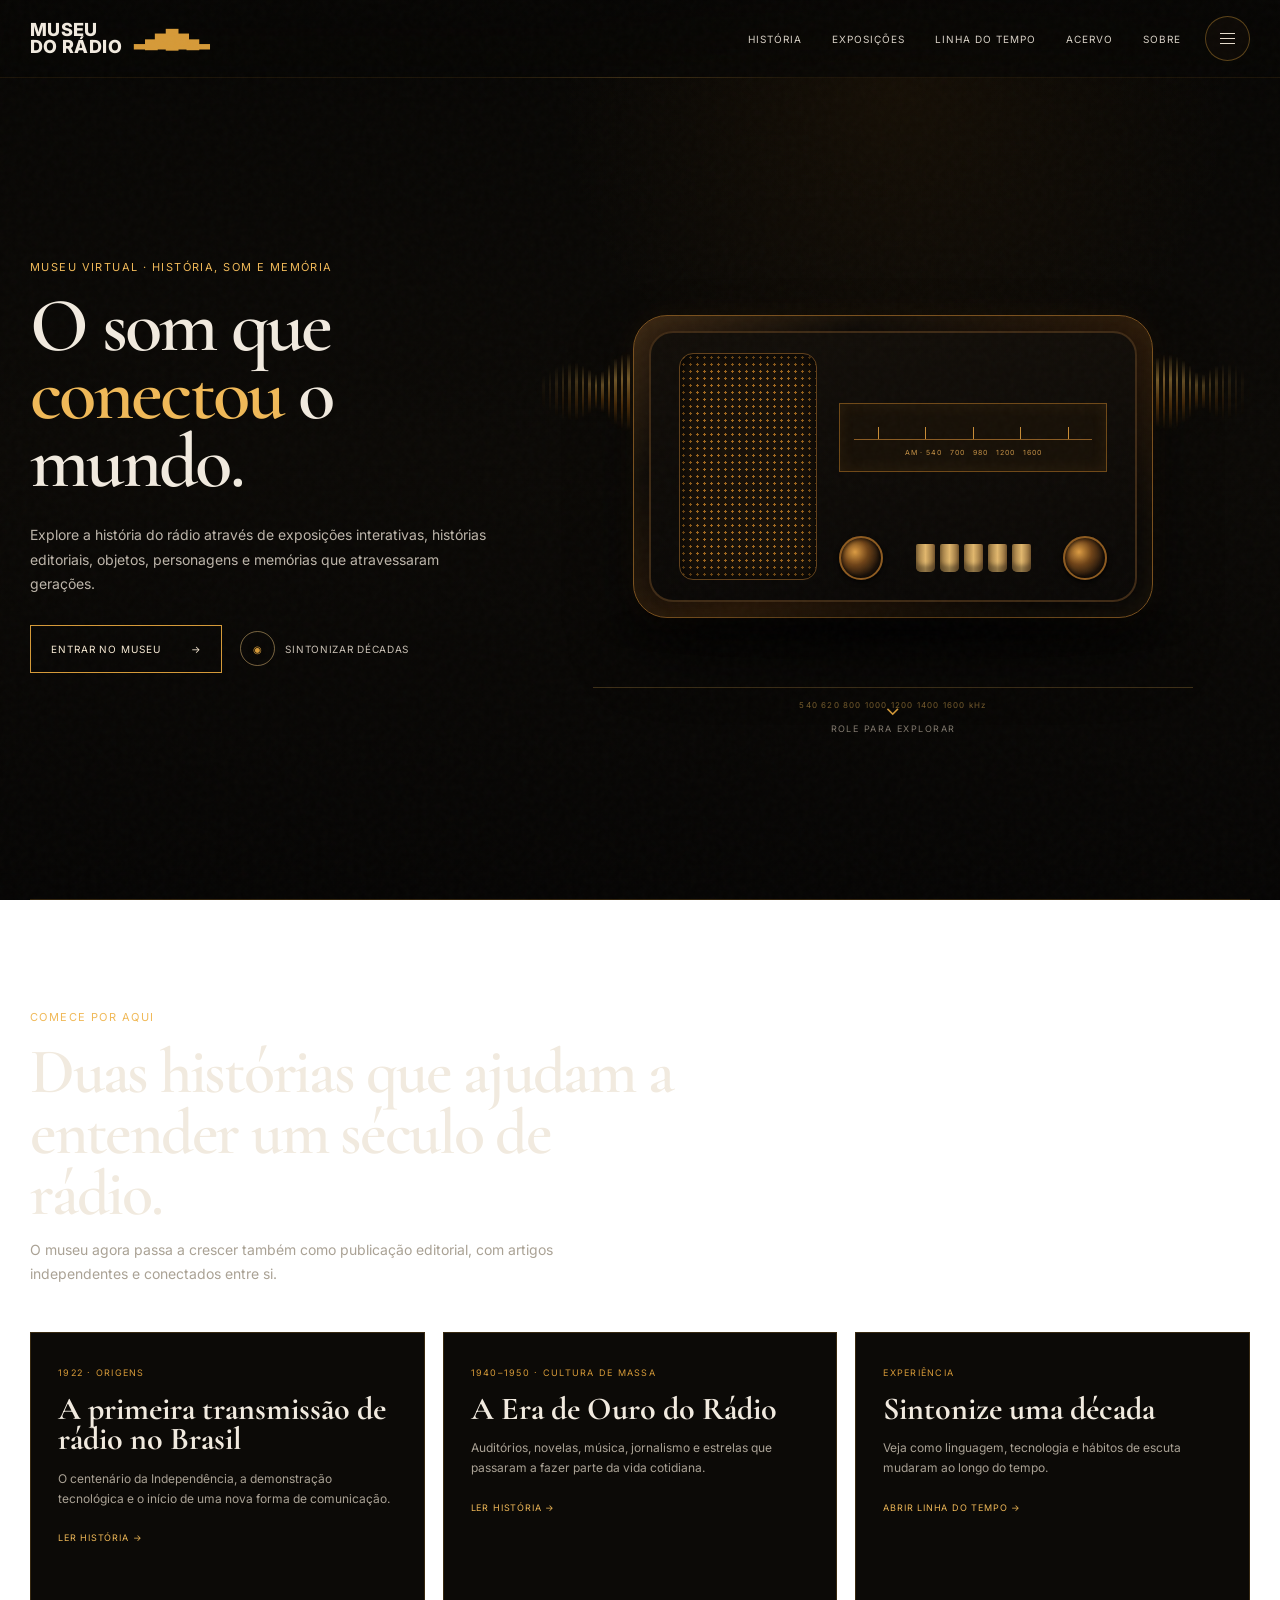
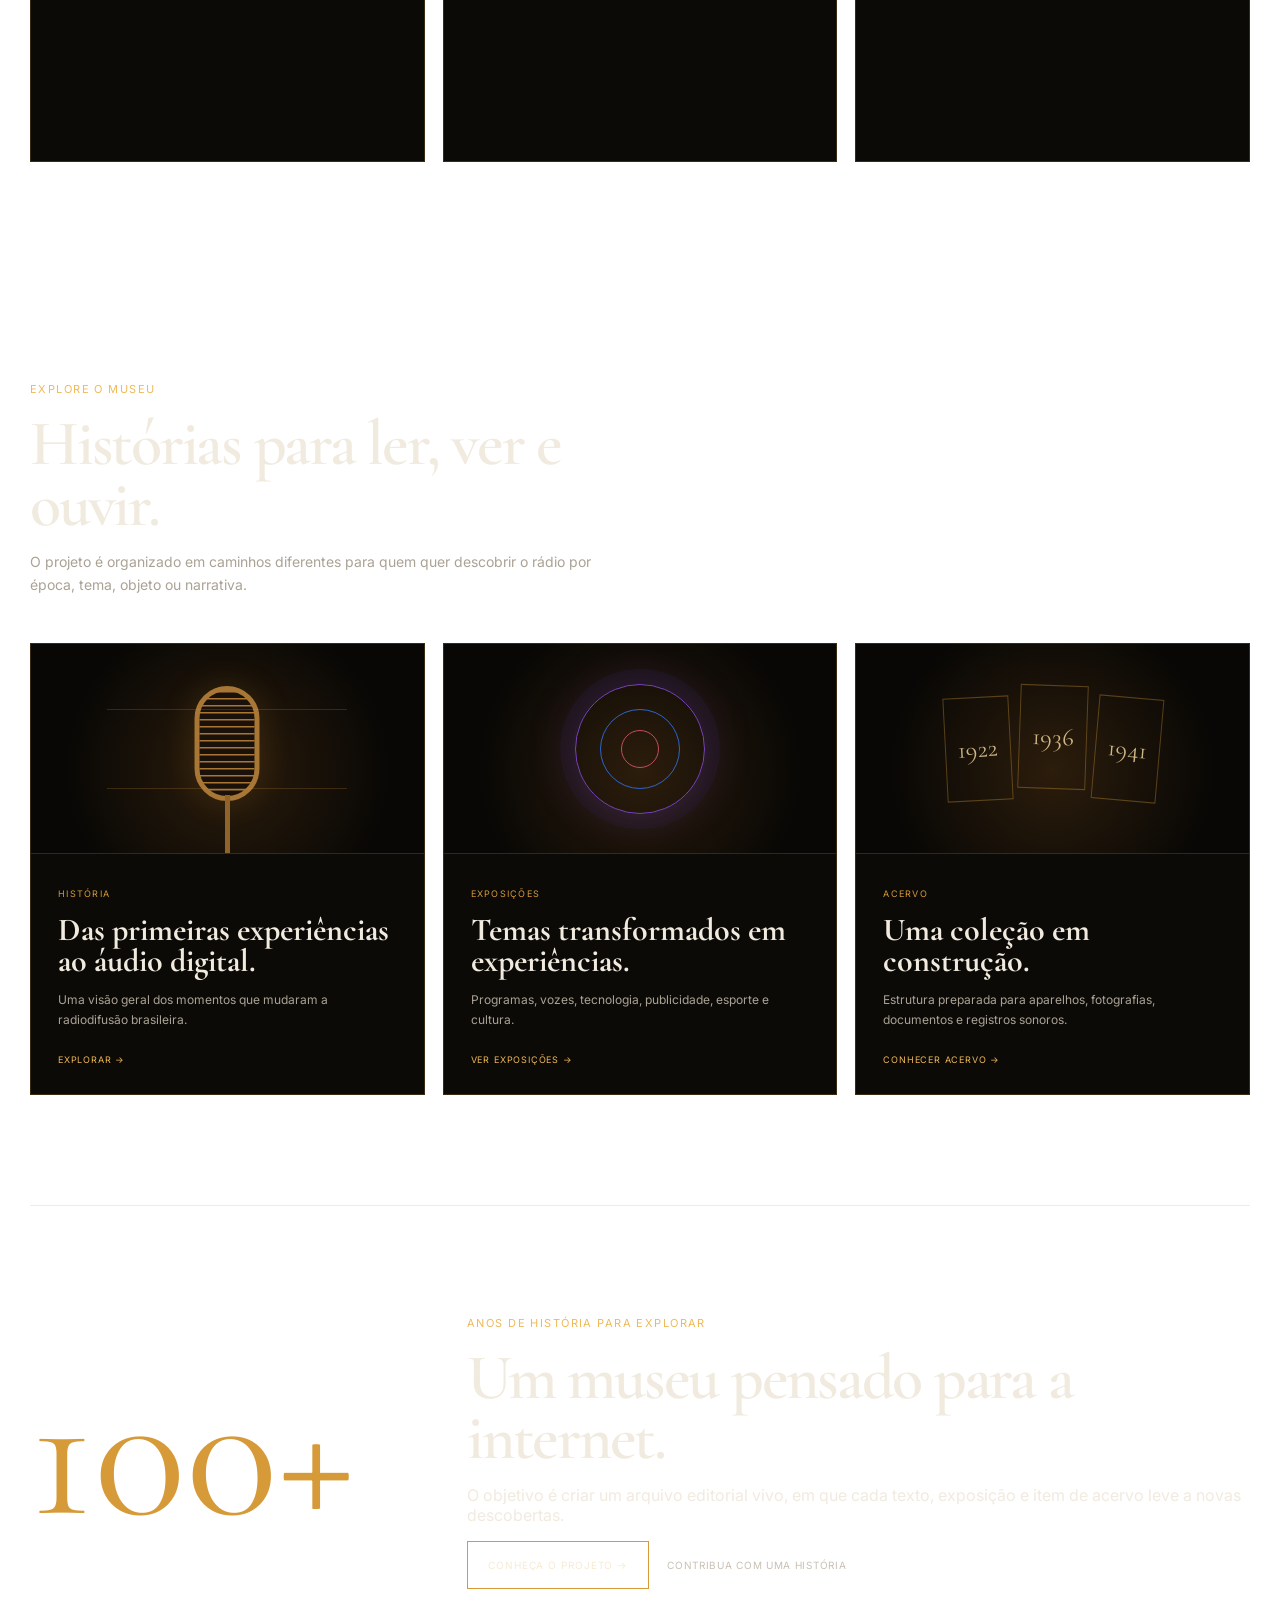
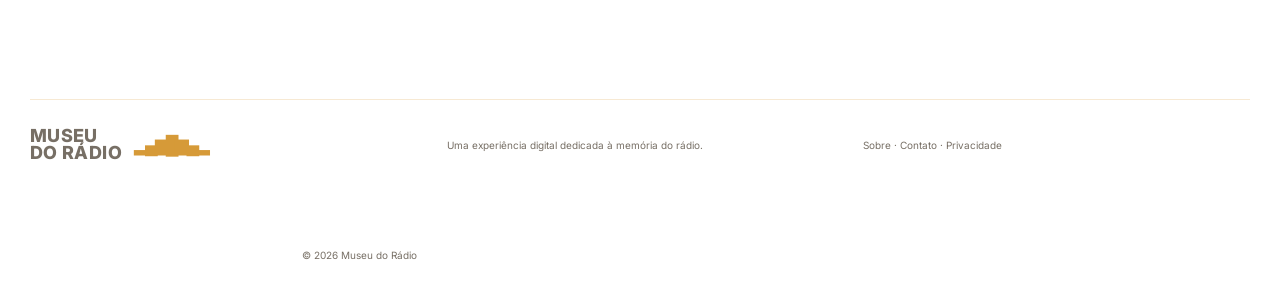
<file: index.html>
<!DOCTYPE html>
<html lang="pt-BR">
<head>
  <meta charset="UTF-8" />
  <meta name="viewport" content="width=device-width, initial-scale=1.0" />
  <meta name="description" content="Museu do Rádio — uma experiência digital sobre a história, as vozes e a tecnologia que conectaram gerações." />
  <title>Museu do Rádio</title>
  <link rel="preconnect" href="https://fonts.googleapis.com">
  <link rel="preconnect" href="https://fonts.gstatic.com" crossorigin>
  <link href="https://fonts.googleapis.com/css2?family=Cormorant+Garamond:wght@500;600;700&family=Inter:wght@400;500;600;700&display=swap" rel="stylesheet">
  <link rel="stylesheet" href="styles.css" />
  <link rel="stylesheet" href="site.css" />
</head>
<body>
  <div class="noise" aria-hidden="true"></div>
  <header class="site-header">
    <a class="brand" href="index.html" aria-label="Museu do Rádio - Início"><span class="brand-title">MUSEU<br>DO RÁDIO</span><span class="brand-wave" aria-hidden="true">▂▄▆█▆▄▂</span></a>
    <nav class="desktop-nav" aria-label="Navegação principal">
      <a href="historia.html">História</a><a href="exposicoes.html">Exposições</a><a href="linha-do-tempo.html">Linha do tempo</a><a href="acervo.html">Acervo</a><a href="sobre.html">Sobre</a>
    </nav>
    <button class="menu-toggle" type="button" aria-label="Abrir menu" aria-expanded="false" aria-controls="mobile-menu"><span></span><span></span><span></span></button>
    <nav class="mobile-menu" id="mobile-menu" aria-label="Navegação mobile"><a href="historia.html">História</a><a href="exposicoes.html">Exposições</a><a href="linha-do-tempo.html">Linha do tempo</a><a href="acervo.html">Acervo</a><a href="sobre.html">Sobre</a></nav>
  </header>

  <main>
    <section class="hero" id="inicio">
      <div class="hero-copy reveal">
        <p class="eyebrow">MUSEU VIRTUAL · HISTÓRIA, SOM E MEMÓRIA</p>
        <h1>O som que <span>conectou</span> o mundo.</h1>
        <p class="hero-text">Explore a história do rádio através de exposições interativas, histórias editoriais, objetos, personagens e memórias que atravessaram gerações.</p>
        <div class="hero-actions"><a class="primary-button" href="historia.html">Entrar no museu <span>→</span></a><a class="audio-button" href="linha-do-tempo.html"><span class="play-icon">◉</span><span>Sintonizar décadas</span></a></div>
      </div>
      <div class="hero-art reveal" aria-label="Ilustração de um rádio antigo com onda sonora animada">
        <div class="wave-field" aria-hidden="true" id="wave-field"></div>
        <div class="radio-wrap" id="radio-wrap"><div class="radio-shadow"></div><div class="radio"><div class="radio-face"><div class="speaker-grid"></div><div class="dial-panel"><div class="frequency-line"><span></span><span></span><span></span><span></span><span></span></div><div class="station-text">AM · 540 &nbsp; 700 &nbsp; 980 &nbsp; 1200 &nbsp; 1600</div></div><div class="controls"><div class="knob"></div><div class="buttons"><i></i><i></i><i></i><i></i><i></i></div><div class="knob"></div></div></div></div></div>
        <p class="scroll-hint"><span>⌄</span> Role para explorar</p>
      </div>
    </section>

    <section class="content-section">
      <div class="section-heading reveal"><p class="eyebrow">COMECE POR AQUI</p><h2>Duas histórias que ajudam a entender um século de rádio.</h2><p>O museu agora passa a crescer também como publicação editorial, com artigos independentes e conectados entre si.</p></div>
      <div class="cards-grid">
        <article class="museum-card reveal"><div class="card-content"><span>1922 · ORIGENS</span><h3>A primeira transmissão de rádio no Brasil</h3><p>O centenário da Independência, a demonstração tecnológica e o início de uma nova forma de comunicação.</p><a href="artigos/primeira-transmissao-radio-brasil.html">Ler história →</a></div></article>
        <article class="museum-card reveal"><div class="card-content"><span>1940–1950 · CULTURA DE MASSA</span><h3>A Era de Ouro do Rádio</h3><p>Auditórios, novelas, música, jornalismo e estrelas que passaram a fazer parte da vida cotidiana.</p><a href="artigos/era-de-ouro-do-radio.html">Ler história →</a></div></article>
        <article class="museum-card reveal"><div class="card-content"><span>EXPERIÊNCIA</span><h3>Sintonize uma década</h3><p>Veja como linguagem, tecnologia e hábitos de escuta mudaram ao longo do tempo.</p><a href="linha-do-tempo.html">Abrir linha do tempo →</a></div></article>
      </div>
    </section>

    <section class="exhibitions content-section" id="exposicoes">
      <div class="section-heading reveal"><p class="eyebrow">EXPLORE O MUSEU</p><h2>Histórias para ler, ver e ouvir.</h2><p>O projeto é organizado em caminhos diferentes para quem quer descobrir o rádio por época, tema, objeto ou narrativa.</p></div>
      <div class="cards-grid">
        <article class="museum-card reveal"><div class="card-visual microphone-visual" aria-hidden="true"><div class="mic"></div><div class="sound-lines"></div></div><div class="card-content"><span>HISTÓRIA</span><h3>Das primeiras experiências ao áudio digital.</h3><p>Uma visão geral dos momentos que mudaram a radiodifusão brasileira.</p><a href="historia.html">Explorar →</a></div></article>
        <article class="museum-card reveal"><div class="card-visual frequency-visual" aria-hidden="true"><div class="frequency-ring"></div></div><div class="card-content"><span>EXPOSIÇÕES</span><h3>Temas transformados em experiências.</h3><p>Programas, vozes, tecnologia, publicidade, esporte e cultura.</p><a href="exposicoes.html">Ver exposições →</a></div></article>
        <article class="museum-card reveal"><div class="card-visual memory-visual" aria-hidden="true"><span>1922</span><span>1936</span><span>1941</span></div><div class="card-content"><span>ACERVO</span><h3>Uma coleção em construção.</h3><p>Estrutura preparada para aparelhos, fotografias, documentos e registros sonoros.</p><a href="acervo.html">Conhecer acervo →</a></div></article>
      </div>
    </section>

    <section class="about content-section">
      <div class="about-number reveal">100+</div>
      <div class="about-copy reveal"><p class="eyebrow">ANOS DE HISTÓRIA PARA EXPLORAR</p><h2>Um museu pensado para a internet.</h2><p>O objetivo é criar um arquivo editorial vivo, em que cada texto, exposição e item de acervo leve a novas descobertas.</p><div class="hero-actions"><a class="primary-button" href="sobre.html">Conheça o projeto →</a><a class="audio-button" href="contato.html">Contribua com uma história</a></div></div>
    </section>
  </main>

  <footer>
    <a class="brand footer-brand" href="index.html"><span class="brand-title">MUSEU<br>DO RÁDIO</span><span class="brand-wave">▂▄▆█▆▄▂</span></a>
    <p>Uma experiência digital dedicada à memória do rádio.</p>
    <div><a href="sobre.html">Sobre</a> · <a href="contato.html">Contato</a> · <a href="privacidade.html">Privacidade</a></div>
    <span>© <span id="year"></span> Museu do Rádio</span>
  </footer>
  <script src="script.js"></script><script src="site.js"></script>
</body>
</html>
</file>
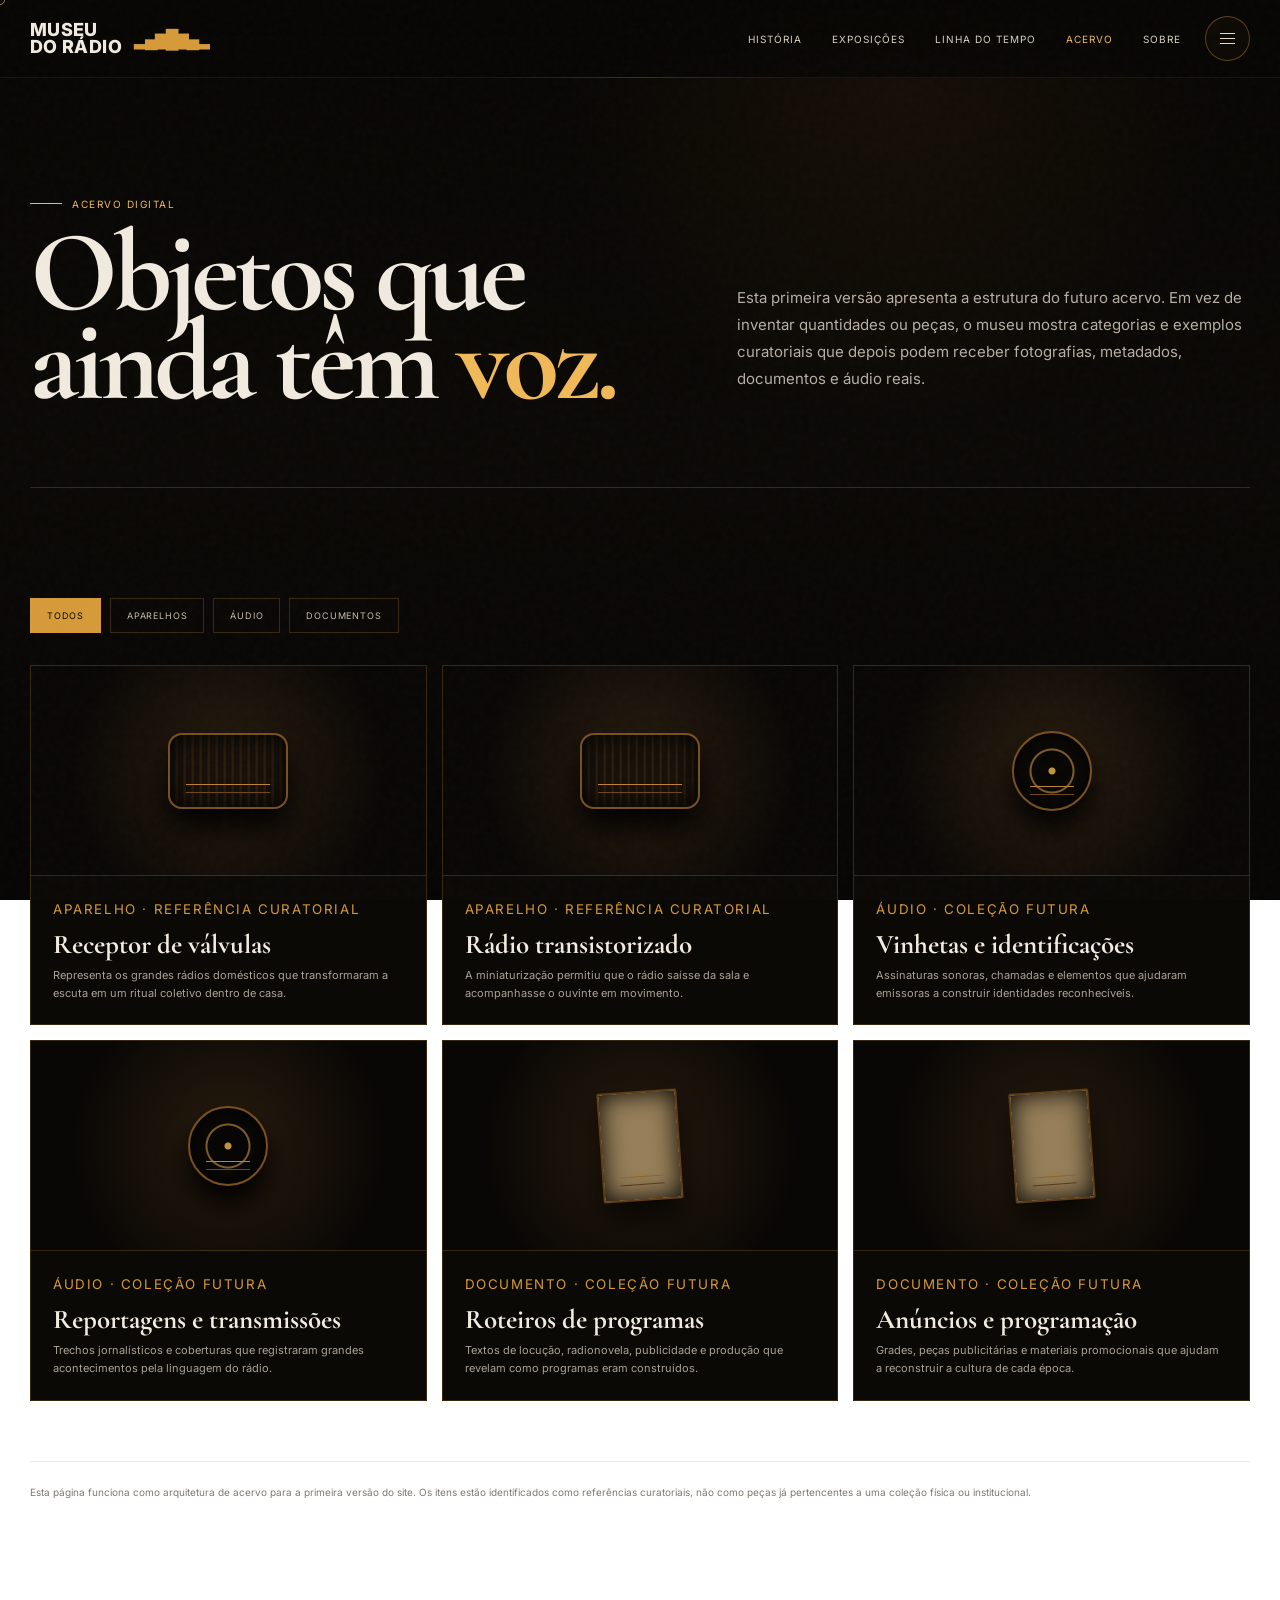
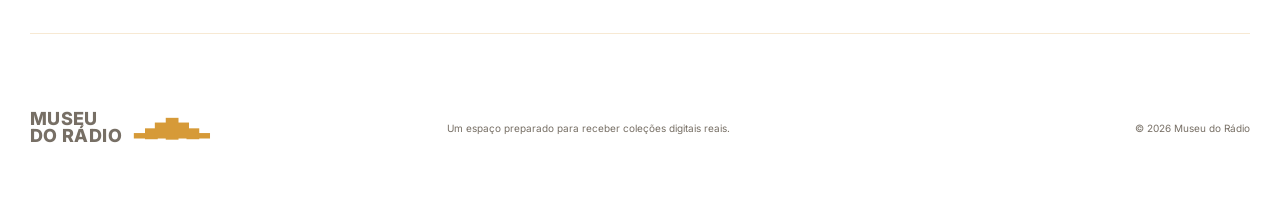
<file: acervo.html>
<!DOCTYPE html><html lang="pt-BR"><head><meta charset="UTF-8"><meta name="viewport" content="width=device-width,initial-scale=1"><meta name="description" content="Acervo digital conceitual do Museu do Rádio."><title>Acervo | Museu do Rádio</title><link rel="preconnect" href="https://fonts.googleapis.com"><link rel="preconnect" href="https://fonts.gstatic.com" crossorigin><link href="https://fonts.googleapis.com/css2?family=Cormorant+Garamond:wght@500;600;700&family=Inter:wght@400;500;600;700&display=swap" rel="stylesheet"><link rel="stylesheet" href="styles.css"><link rel="stylesheet" href="site.css"></head><body><div class="noise" aria-hidden="true"></div><div class="tuning-dot" aria-hidden="true"></div>
<header class="site-header"><a class="brand" href="index.html"><span class="brand-title">MUSEU<br>DO RÁDIO</span><span class="brand-wave">▂▄▆█▆▄▂</span></a><nav class="desktop-nav"><a href="historia.html">História</a><a href="exposicoes.html">Exposições</a><a href="linha-do-tempo.html">Linha do tempo</a><a href="acervo.html" aria-current="page">Acervo</a><a href="index.html#sobre">Sobre</a></nav><button class="menu-toggle" type="button" aria-label="Abrir menu" aria-expanded="false" aria-controls="mobile-menu"><span></span><span></span><span></span></button><nav class="mobile-menu" id="mobile-menu"><a href="historia.html">História</a><a href="exposicoes.html">Exposições</a><a href="linha-do-tempo.html">Linha do tempo</a><a href="acervo.html">Acervo</a><a href="index.html#sobre">Sobre</a></nav></header>
<main><section class="page-hero reveal"><div><span class="museum-kicker">Acervo digital</span><h1>Objetos que<br>ainda têm <em>voz.</em></h1></div><div><p class="page-hero-intro">Esta primeira versão apresenta a estrutura do futuro acervo. Em vez de inventar quantidades ou peças, o museu mostra categorias e exemplos curatoriais que depois podem receber fotografias, metadados, documentos e áudio reais.</p></div></section>
<section class="content-section"><div class="archive-toolbar reveal" role="group" aria-label="Filtrar acervo"><button class="archive-filter active" type="button" data-filter="todos">Todos</button><button class="archive-filter" type="button" data-filter="aparelho">Aparelhos</button><button class="archive-filter" type="button" data-filter="audio">Áudio</button><button class="archive-filter" type="button" data-filter="documento">Documentos</button></div>
<div class="collection-grid">
<article class="collection-item reveal" data-kind="aparelho"><div class="collection-visual"><div class="collection-object"></div></div><div class="collection-meta"><small>Aparelho · referência curatorial</small><h3>Receptor de válvulas</h3><p>Representa os grandes rádios domésticos que transformaram a escuta em um ritual coletivo dentro de casa.</p></div></article>
<article class="collection-item reveal" data-kind="aparelho"><div class="collection-visual"><div class="collection-object"></div></div><div class="collection-meta"><small>Aparelho · referência curatorial</small><h3>Rádio transistorizado</h3><p>A miniaturização permitiu que o rádio saísse da sala e acompanhasse o ouvinte em movimento.</p></div></article>
<article class="collection-item reveal" data-kind="audio"><div class="collection-visual"><div class="collection-object"></div></div><div class="collection-meta"><small>Áudio · coleção futura</small><h3>Vinhetas e identificações</h3><p>Assinaturas sonoras, chamadas e elementos que ajudaram emissoras a construir identidades reconhecíveis.</p></div></article>
<article class="collection-item reveal" data-kind="audio"><div class="collection-visual"><div class="collection-object"></div></div><div class="collection-meta"><small>Áudio · coleção futura</small><h3>Reportagens e transmissões</h3><p>Trechos jornalísticos e coberturas que registraram grandes acontecimentos pela linguagem do rádio.</p></div></article>
<article class="collection-item reveal" data-kind="documento"><div class="collection-visual"><div class="collection-object"></div></div><div class="collection-meta"><small>Documento · coleção futura</small><h3>Roteiros de programas</h3><p>Textos de locução, radionovela, publicidade e produção que revelam como programas eram construídos.</p></div></article>
<article class="collection-item reveal" data-kind="documento"><div class="collection-visual"><div class="collection-object"></div></div><div class="collection-meta"><small>Documento · coleção futura</small><h3>Anúncios e programação</h3><p>Grades, peças publicitárias e materiais promocionais que ajudam a reconstruir a cultura de cada época.</p></div></article>
</div>
<div class="source-note">Esta página funciona como arquitetura de acervo para a primeira versão do site. Os itens estão identificados como referências curatoriais, não como peças já pertencentes a uma coleção física ou institucional.</div></section></main>
<footer><a class="brand footer-brand" href="index.html"><span class="brand-title">MUSEU<br>DO RÁDIO</span><span class="brand-wave">▂▄▆█▆▄▂</span></a><p>Um espaço preparado para receber coleções digitais reais.</p><span>© <span id="year"></span> Museu do Rádio</span></footer><script src="script.js"></script><script src="site.js"></script></body></html>
</file>
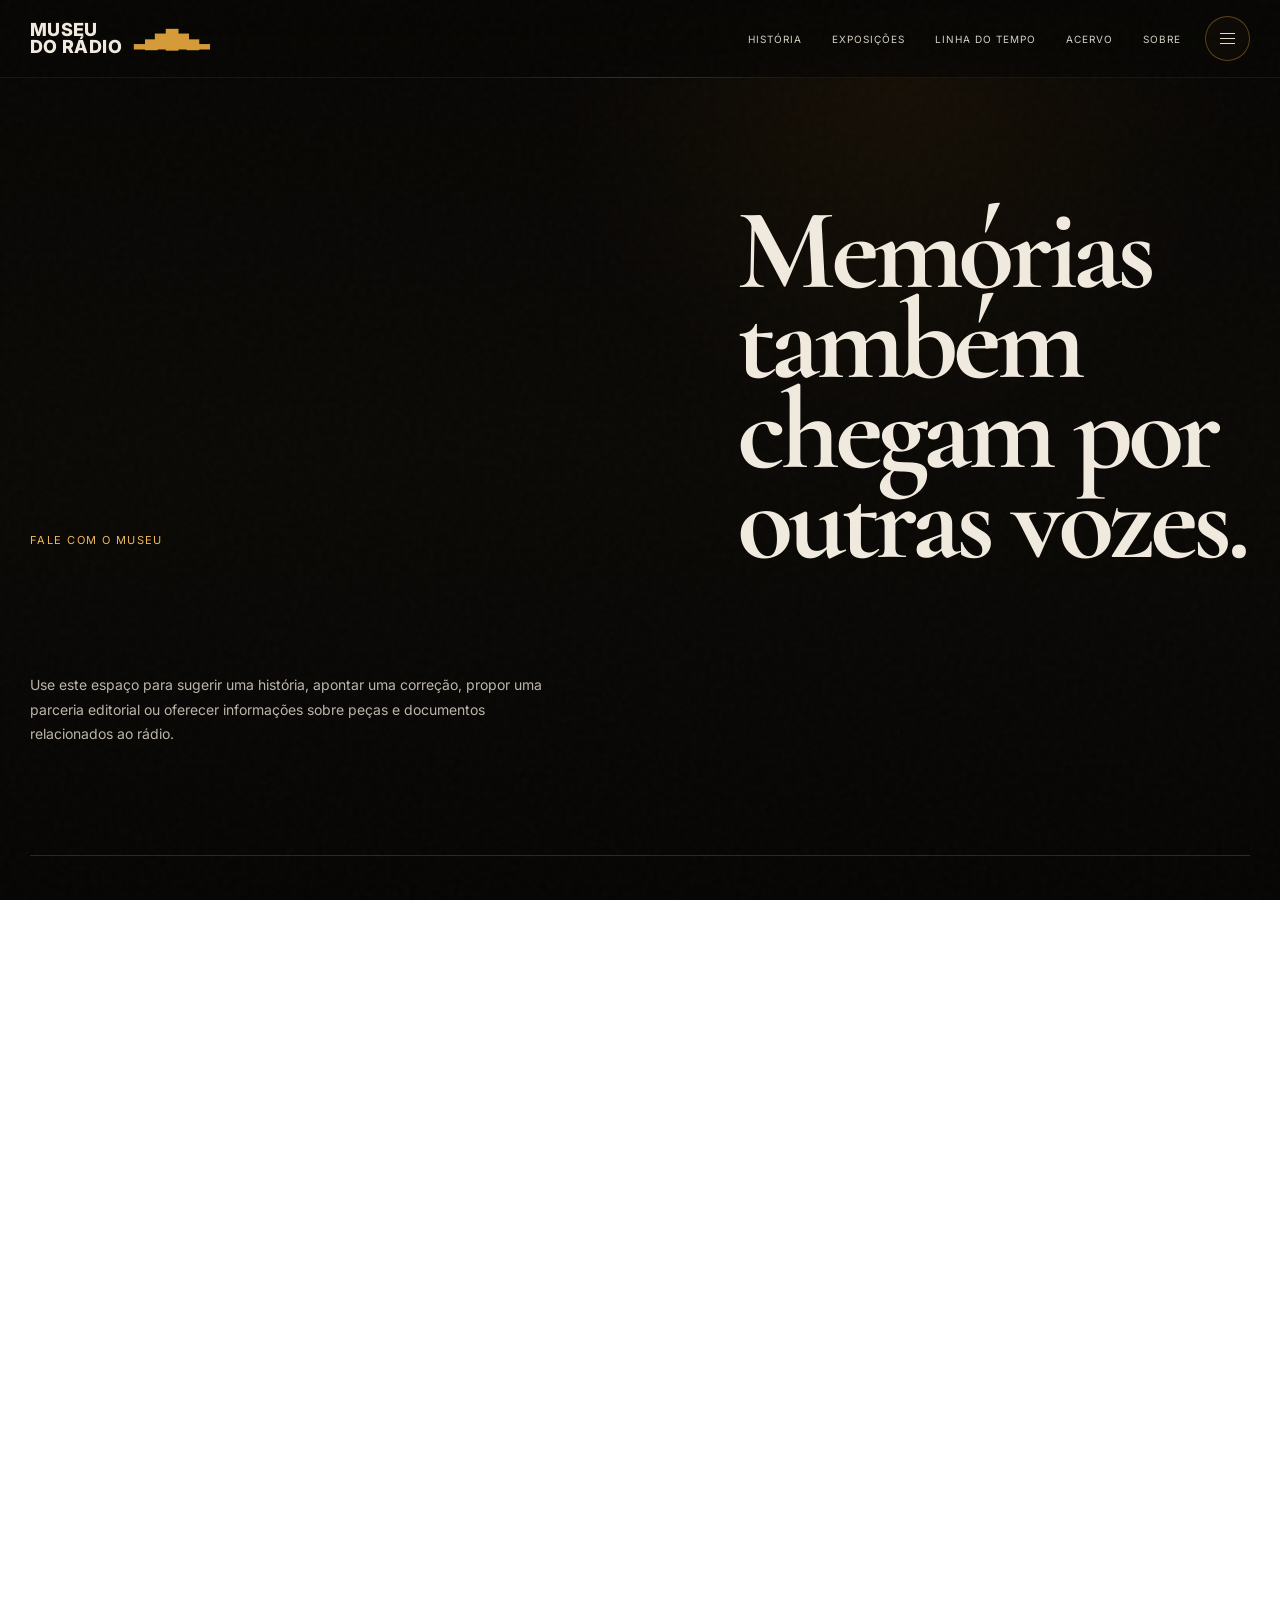
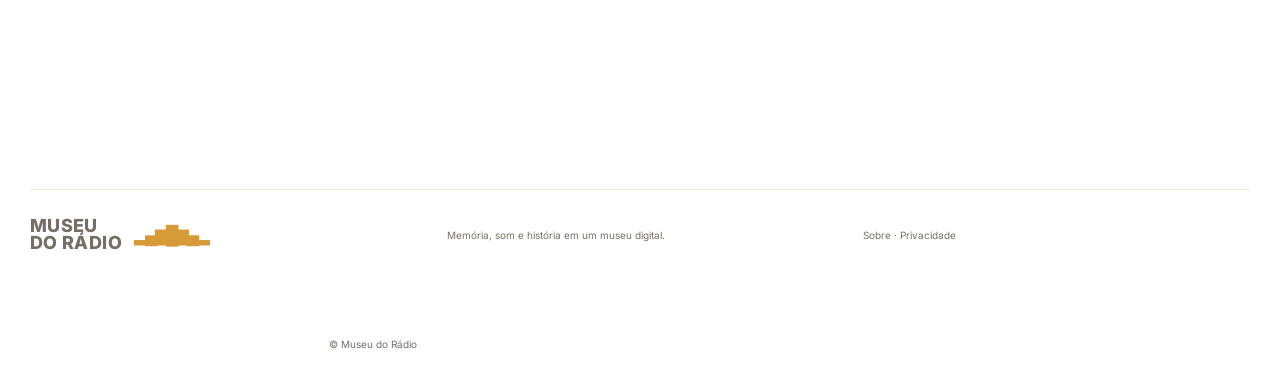
<file: contato.html>
<!DOCTYPE html>
<html lang="pt-BR">
<head>
  <meta charset="UTF-8">
  <meta name="viewport" content="width=device-width, initial-scale=1.0">
  <meta name="description" content="Entre em contato com o Museu do Rádio para sugerir pautas, corrigir informações, contribuir com memórias ou propor parcerias.">
  <title>Contato | Museu do Rádio</title>
  <link rel="preconnect" href="https://fonts.googleapis.com"><link rel="preconnect" href="https://fonts.gstatic.com" crossorigin>
  <link href="https://fonts.googleapis.com/css2?family=Cormorant+Garamond:wght@500;600;700&family=Inter:wght@400;500;600;700&display=swap" rel="stylesheet">
  <link rel="stylesheet" href="styles.css"><link rel="stylesheet" href="site.css">
</head>
<body>
<div class="noise" aria-hidden="true"></div>
<header class="site-header">
  <a class="brand" href="index.html"><span class="brand-title">MUSEU<br>DO RÁDIO</span><span class="brand-wave">▂▄▆█▆▄▂</span></a>
  <nav class="desktop-nav"><a href="historia.html">História</a><a href="exposicoes.html">Exposições</a><a href="linha-do-tempo.html">Linha do tempo</a><a href="acervo.html">Acervo</a><a href="sobre.html">Sobre</a></nav>
  <button class="menu-toggle" type="button" aria-label="Abrir menu" aria-expanded="false" aria-controls="mobile-menu"><span></span><span></span><span></span></button>
  <nav class="mobile-menu" id="mobile-menu"><a href="historia.html">História</a><a href="exposicoes.html">Exposições</a><a href="linha-do-tempo.html">Linha do tempo</a><a href="acervo.html">Acervo</a><a href="sobre.html">Sobre</a></nav>
</header>
<main>
<section class="page-hero content-section"><p class="eyebrow">FALE COM O MUSEU</p><h1>Memórias também chegam por outras vozes.</h1><p class="hero-text">Use este espaço para sugerir uma história, apontar uma correção, propor uma parceria editorial ou oferecer informações sobre peças e documentos relacionados ao rádio.</p></section>
<section class="content-section editorial-grid">
  <article class="editorial-copy reveal"><p class="eyebrow">CONTATO EDITORIAL</p><h2>Como você pode contribuir</h2><p>O Museu do Rádio está em construção contínua. Contribuições que tragam contexto, referências, documentos ou histórias verificáveis podem ajudar a ampliar o projeto.</p><div class="cards-grid"><div class="museum-card"><div class="card-content"><span>PAUTAS</span><h3>Sugira um tema</h3><p>Emissoras, programas, artistas, tecnologias e acontecimentos.</p></div></div><div class="museum-card"><div class="card-content"><span>CORREÇÕES</span><h3>Ajude a revisar</h3><p>Envie referências quando encontrar uma informação que mereça ajuste.</p></div></div><div class="museum-card"><div class="card-content"><span>PARCERIAS</span><h3>Colabore</h3><p>Instituições, pesquisadores e colecionadores podem propor cooperação.</p></div></div></div></article>
  <aside class="fact-panel reveal"><span class="eyebrow">CANAL DE CONTATO</span><strong>E-mail</strong><p>Adicione aqui o e-mail oficial do projeto assim que ele for definido.</p><strong>Importante</strong><p>Não envie materiais protegidos por direitos autorais sem autorização de uso ou identificação clara da fonte.</p></aside>
</section>
</main>
<footer><a class="brand footer-brand" href="index.html"><span class="brand-title">MUSEU<br>DO RÁDIO</span><span class="brand-wave">▂▄▆█▆▄▂</span></a><p>Memória, som e história em um museu digital.</p><div><a href="sobre.html">Sobre</a> · <a href="privacidade.html">Privacidade</a></div><span>© <span id="year"></span> Museu do Rádio</span></footer>
<script src="site.js"></script>
</body></html>
</file>
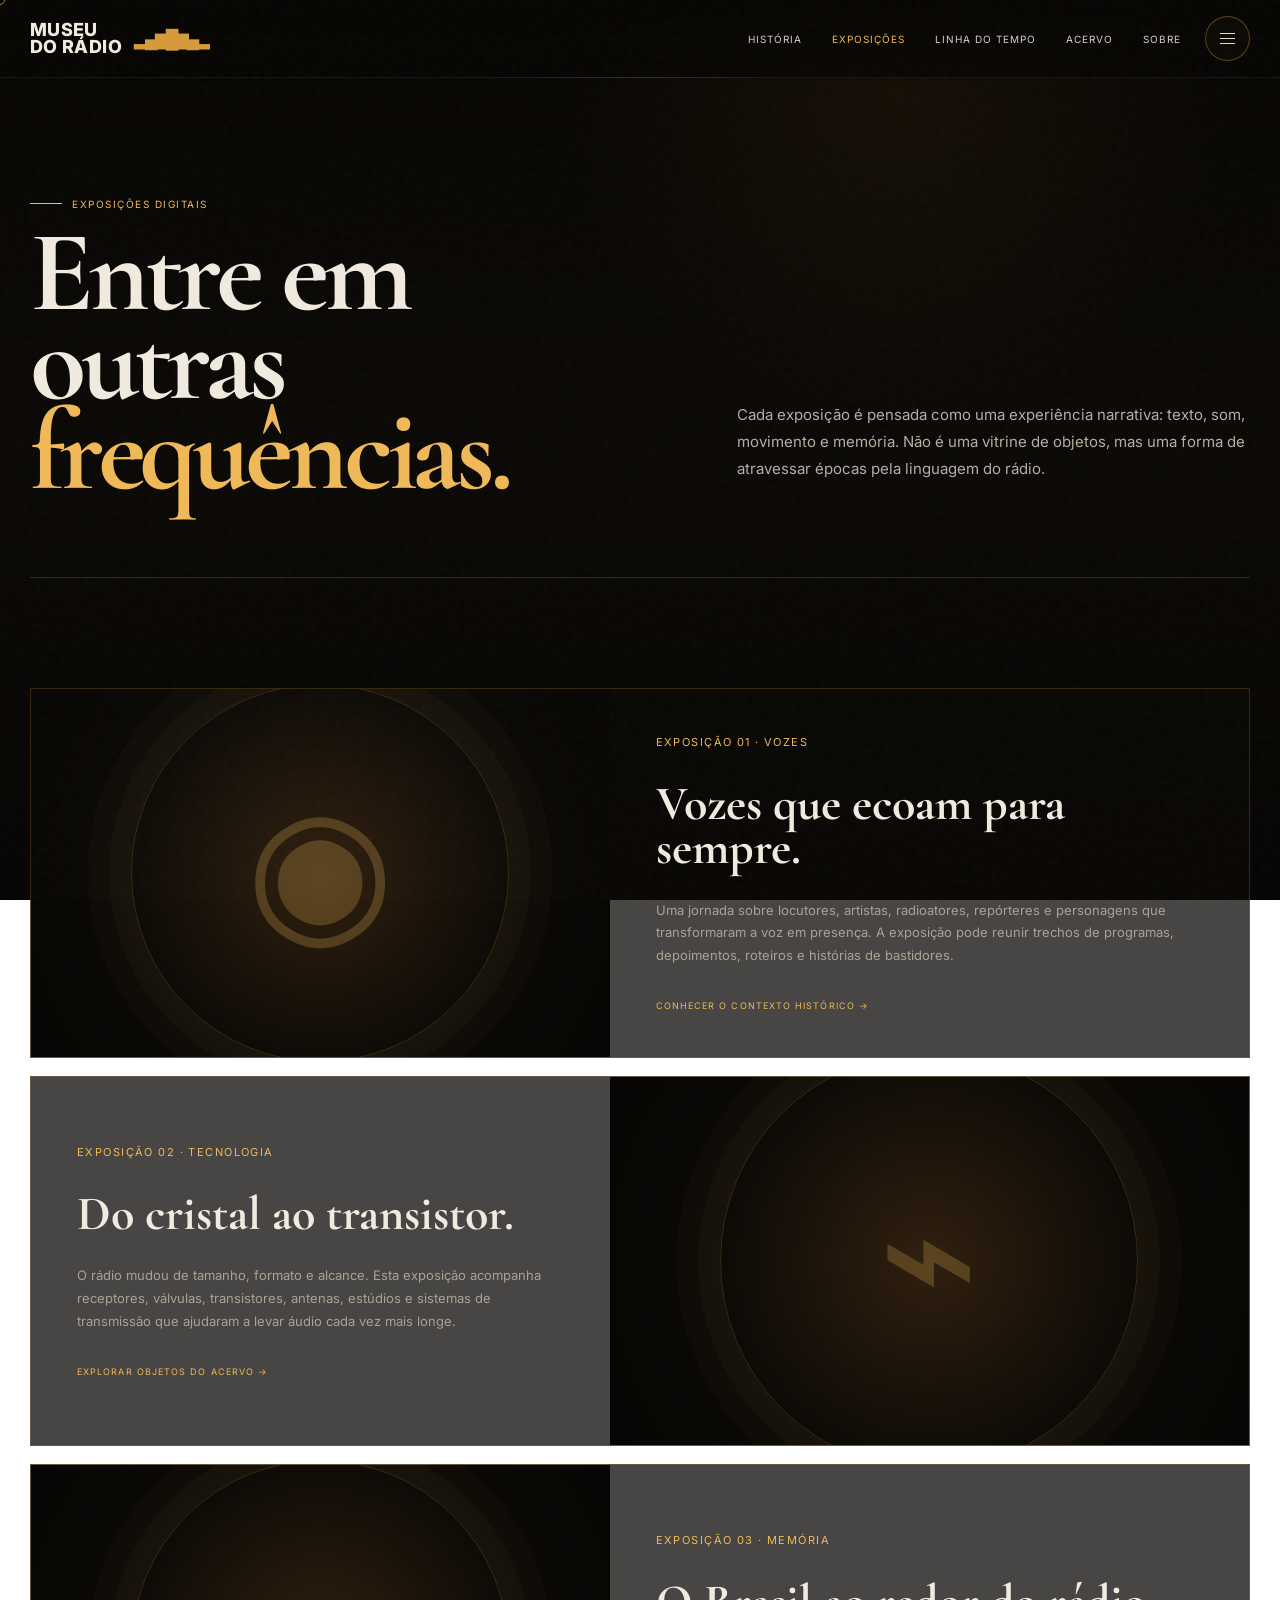
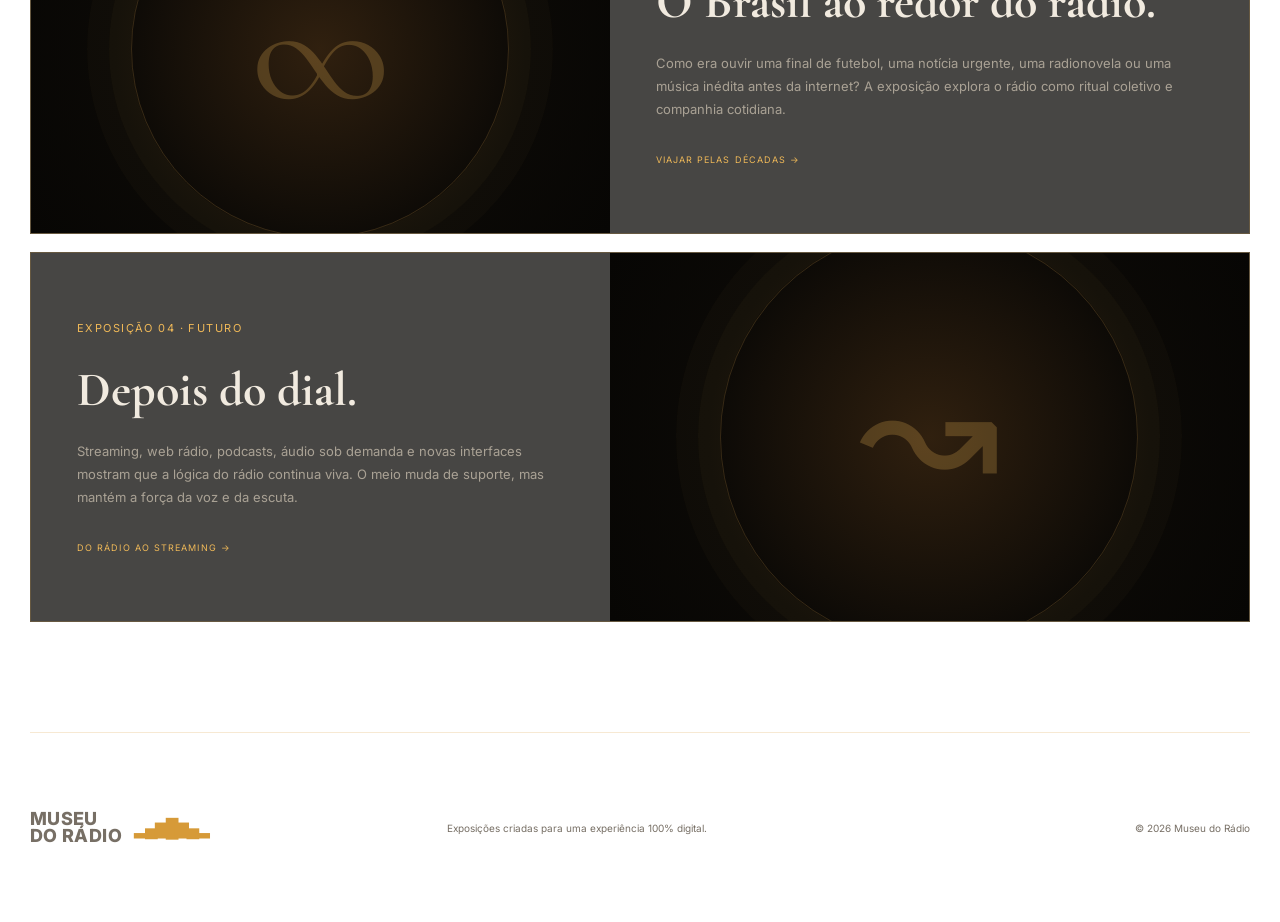
<file: exposicoes.html>
<!DOCTYPE html><html lang="pt-BR"><head><meta charset="UTF-8"><meta name="viewport" content="width=device-width,initial-scale=1"><meta name="description" content="Exposições digitais do Museu do Rádio."><title>Exposições | Museu do Rádio</title><link rel="preconnect" href="https://fonts.googleapis.com"><link rel="preconnect" href="https://fonts.gstatic.com" crossorigin><link href="https://fonts.googleapis.com/css2?family=Cormorant+Garamond:wght@500;600;700&family=Inter:wght@400;500;600;700&display=swap" rel="stylesheet"><link rel="stylesheet" href="styles.css"><link rel="stylesheet" href="site.css"></head><body><div class="noise" aria-hidden="true"></div><div class="tuning-dot" aria-hidden="true"></div>
<header class="site-header"><a class="brand" href="index.html"><span class="brand-title">MUSEU<br>DO RÁDIO</span><span class="brand-wave">▂▄▆█▆▄▂</span></a><nav class="desktop-nav"><a href="historia.html">História</a><a href="exposicoes.html" aria-current="page">Exposições</a><a href="linha-do-tempo.html">Linha do tempo</a><a href="acervo.html">Acervo</a><a href="index.html#sobre">Sobre</a></nav><button class="menu-toggle" type="button" aria-label="Abrir menu" aria-expanded="false" aria-controls="mobile-menu"><span></span><span></span><span></span></button><nav class="mobile-menu" id="mobile-menu"><a href="historia.html">História</a><a href="exposicoes.html">Exposições</a><a href="linha-do-tempo.html">Linha do tempo</a><a href="acervo.html">Acervo</a><a href="index.html#sobre">Sobre</a></nav></header>
<main><section class="page-hero reveal"><div><span class="museum-kicker">Exposições digitais</span><h1>Entre em<br>outras <em>frequências.</em></h1></div><div><p class="page-hero-intro">Cada exposição é pensada como uma experiência narrativa: texto, som, movimento e memória. Não é uma vitrine de objetos, mas uma forma de atravessar épocas pela linguagem do rádio.</p></div></section>
<section class="content-section exhibition-grid">
<article class="exhibition-row reveal"><div class="exhibition-art"><span class="big-symbol">◉</span></div><div class="exhibition-copy"><span class="eyebrow">EXPOSIÇÃO 01 · VOZES</span><h2>Vozes que ecoam para sempre.</h2><p>Uma jornada sobre locutores, artistas, radioatores, repórteres e personagens que transformaram a voz em presença. A exposição pode reunir trechos de programas, depoimentos, roteiros e histórias de bastidores.</p><a class="text-link" href="historia.html#ouro">Conhecer o contexto histórico →</a></div></article>
<article class="exhibition-row reveal"><div class="exhibition-art"><span class="big-symbol">⌁</span></div><div class="exhibition-copy"><span class="eyebrow">EXPOSIÇÃO 02 · TECNOLOGIA</span><h2>Do cristal ao transistor.</h2><p>O rádio mudou de tamanho, formato e alcance. Esta exposição acompanha receptores, válvulas, transistores, antenas, estúdios e sistemas de transmissão que ajudaram a levar áudio cada vez mais longe.</p><a class="text-link" href="acervo.html">Explorar objetos do acervo →</a></div></article>
<article class="exhibition-row reveal"><div class="exhibition-art"><span class="big-symbol">∞</span></div><div class="exhibition-copy"><span class="eyebrow">EXPOSIÇÃO 03 · MEMÓRIA</span><h2>O Brasil ao redor do rádio.</h2><p>Como era ouvir uma final de futebol, uma notícia urgente, uma radionovela ou uma música inédita antes da internet? A exposição explora o rádio como ritual coletivo e companhia cotidiana.</p><a class="text-link" href="linha-do-tempo.html">Viajar pelas décadas →</a></div></article>
<article class="exhibition-row reveal"><div class="exhibition-art"><span class="big-symbol">↝</span></div><div class="exhibition-copy"><span class="eyebrow">EXPOSIÇÃO 04 · FUTURO</span><h2>Depois do dial.</h2><p>Streaming, web rádio, podcasts, áudio sob demanda e novas interfaces mostram que a lógica do rádio continua viva. O meio muda de suporte, mas mantém a força da voz e da escuta.</p><a class="text-link" href="historia.html#digital">Do rádio ao streaming →</a></div></article>
</section></main>
<footer><a class="brand footer-brand" href="index.html"><span class="brand-title">MUSEU<br>DO RÁDIO</span><span class="brand-wave">▂▄▆█▆▄▂</span></a><p>Exposições criadas para uma experiência 100% digital.</p><span>© <span id="year"></span> Museu do Rádio</span></footer><script src="script.js"></script><script src="site.js"></script></body></html>
</file>
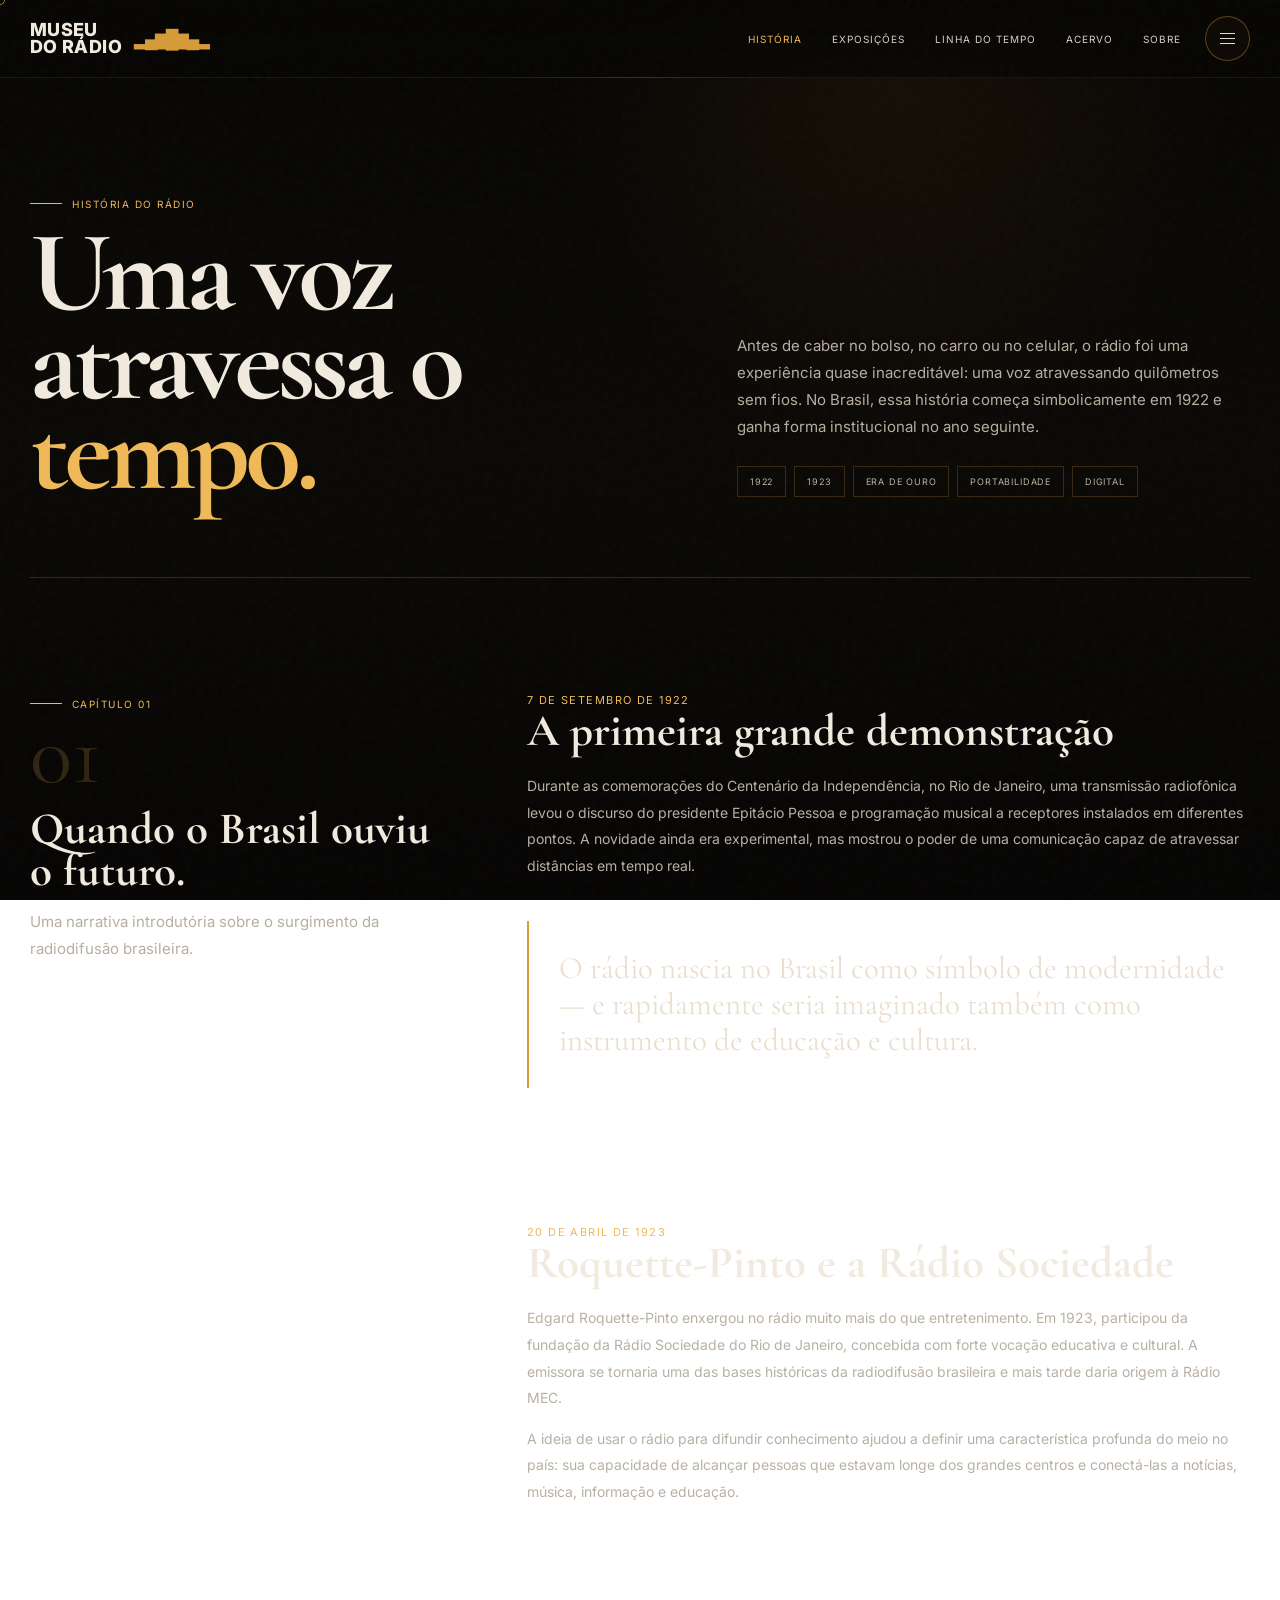
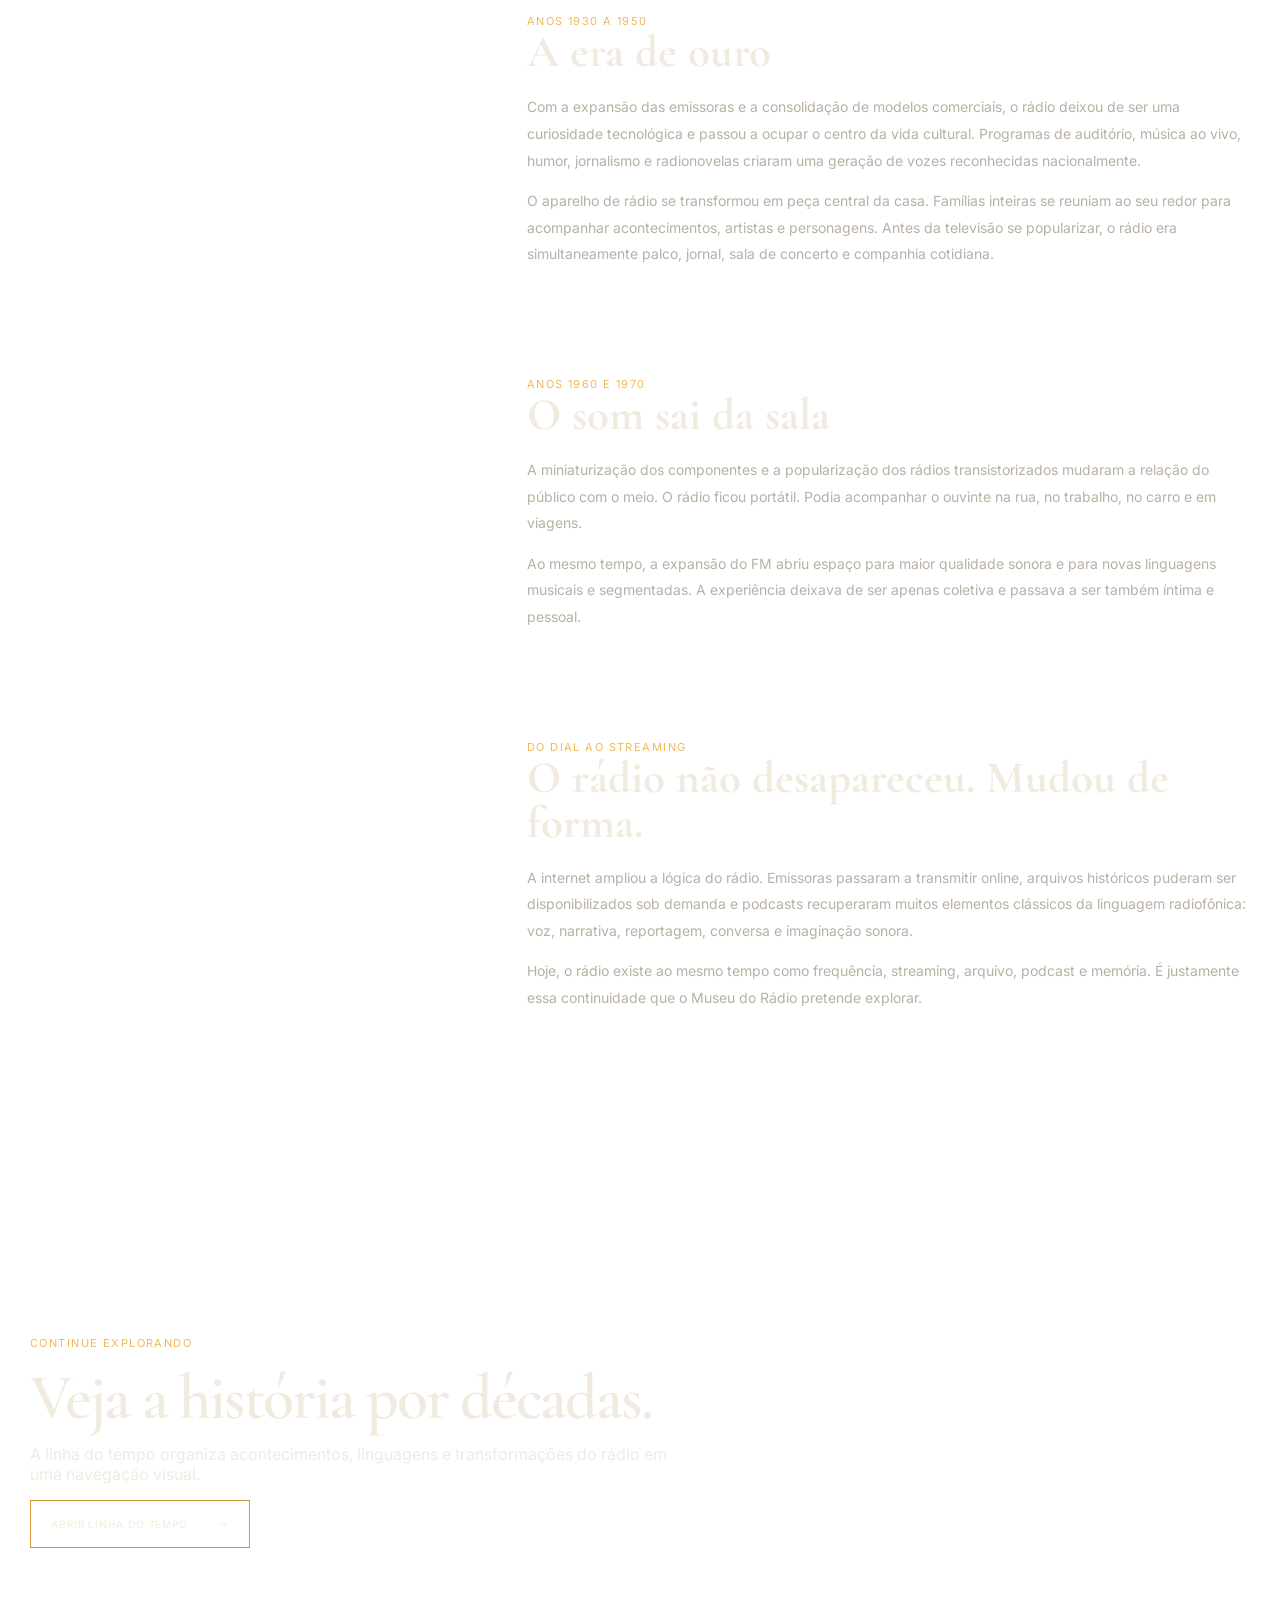
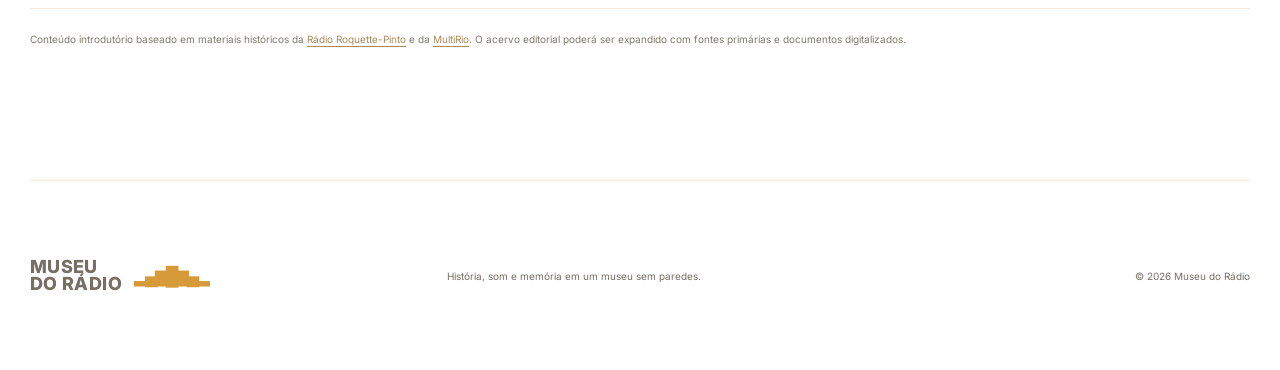
<file: historia.html>
<!DOCTYPE html>
<html lang="pt-BR">
<head>
  <meta charset="UTF-8" />
  <meta name="viewport" content="width=device-width, initial-scale=1.0" />
  <meta name="description" content="Conheça a história do rádio no Brasil, da transmissão de 1922 à era digital." />
  <title>História do Rádio | Museu do Rádio</title>
  <link rel="preconnect" href="https://fonts.googleapis.com"><link rel="preconnect" href="https://fonts.gstatic.com" crossorigin>
  <link href="https://fonts.googleapis.com/css2?family=Cormorant+Garamond:wght@500;600;700&family=Inter:wght@400;500;600;700&display=swap" rel="stylesheet">
  <link rel="stylesheet" href="styles.css" /><link rel="stylesheet" href="site.css" />
</head>
<body>
  <div class="noise" aria-hidden="true"></div><div class="tuning-dot" aria-hidden="true"></div>
  <header class="site-header">
    <a class="brand" href="index.html"><span class="brand-title">MUSEU<br>DO RÁDIO</span><span class="brand-wave">▂▄▆█▆▄▂</span></a>
    <nav class="desktop-nav" aria-label="Navegação principal">
      <a href="historia.html" aria-current="page">História</a><a href="exposicoes.html">Exposições</a><a href="linha-do-tempo.html">Linha do tempo</a><a href="acervo.html">Acervo</a><a href="index.html#sobre">Sobre</a>
    </nav>
    <button class="menu-toggle" type="button" aria-label="Abrir menu" aria-expanded="false" aria-controls="mobile-menu"><span></span><span></span><span></span></button>
    <nav class="mobile-menu" id="mobile-menu"><a href="historia.html">História</a><a href="exposicoes.html">Exposições</a><a href="linha-do-tempo.html">Linha do tempo</a><a href="acervo.html">Acervo</a><a href="index.html#sobre">Sobre</a></nav>
  </header>

  <main>
    <section class="page-hero reveal">
      <div><span class="museum-kicker">História do rádio</span><h1>Uma voz<br>atravessa o <em>tempo.</em></h1></div>
      <div><p class="page-hero-intro">Antes de caber no bolso, no carro ou no celular, o rádio foi uma experiência quase inacreditável: uma voz atravessando quilômetros sem fios. No Brasil, essa história começa simbolicamente em 1922 e ganha forma institucional no ano seguinte.</p><div class="page-index"><a href="#1922">1922</a><a href="#1923">1923</a><a href="#ouro">Era de ouro</a><a href="#portatil">Portabilidade</a><a href="#digital">Digital</a></div></div>
    </section>

    <section class="content-section story-layout">
      <aside class="story-sticky reveal"><span class="museum-kicker">Capítulo 01</span><div class="chapter">01</div><h2>Quando o Brasil ouviu o futuro.</h2><p class="page-hero-intro">Uma narrativa introdutória sobre o surgimento da radiodifusão brasileira.</p></aside>
      <div class="story-copy">
        <section id="1922" class="reveal"><span class="eyebrow">7 DE SETEMBRO DE 1922</span><h3>A primeira grande demonstração</h3><p>Durante as comemorações do Centenário da Independência, no Rio de Janeiro, uma transmissão radiofônica levou o discurso do presidente Epitácio Pessoa e programação musical a receptores instalados em diferentes pontos. A novidade ainda era experimental, mas mostrou o poder de uma comunicação capaz de atravessar distâncias em tempo real.</p><blockquote class="editorial-quote">O rádio nascia no Brasil como símbolo de modernidade — e rapidamente seria imaginado também como instrumento de educação e cultura.</blockquote></section>

        <section id="1923" class="reveal"><span class="eyebrow">20 DE ABRIL DE 1923</span><h3>Roquette-Pinto e a Rádio Sociedade</h3><p>Edgard Roquette-Pinto enxergou no rádio muito mais do que entretenimento. Em 1923, participou da fundação da Rádio Sociedade do Rio de Janeiro, concebida com forte vocação educativa e cultural. A emissora se tornaria uma das bases históricas da radiodifusão brasileira e mais tarde daria origem à Rádio MEC.</p><p>A ideia de usar o rádio para difundir conhecimento ajudou a definir uma característica profunda do meio no país: sua capacidade de alcançar pessoas que estavam longe dos grandes centros e conectá-las a notícias, música, informação e educação.</p></section>

        <section id="ouro" class="reveal"><span class="eyebrow">ANOS 1930 A 1950</span><h3>A era de ouro</h3><p>Com a expansão das emissoras e a consolidação de modelos comerciais, o rádio deixou de ser uma curiosidade tecnológica e passou a ocupar o centro da vida cultural. Programas de auditório, música ao vivo, humor, jornalismo e radionovelas criaram uma geração de vozes reconhecidas nacionalmente.</p><p>O aparelho de rádio se transformou em peça central da casa. Famílias inteiras se reuniam ao seu redor para acompanhar acontecimentos, artistas e personagens. Antes da televisão se popularizar, o rádio era simultaneamente palco, jornal, sala de concerto e companhia cotidiana.</p></section>

        <section id="portatil" class="reveal"><span class="eyebrow">ANOS 1960 E 1970</span><h3>O som sai da sala</h3><p>A miniaturização dos componentes e a popularização dos rádios transistorizados mudaram a relação do público com o meio. O rádio ficou portátil. Podia acompanhar o ouvinte na rua, no trabalho, no carro e em viagens.</p><p>Ao mesmo tempo, a expansão do FM abriu espaço para maior qualidade sonora e para novas linguagens musicais e segmentadas. A experiência deixava de ser apenas coletiva e passava a ser também íntima e pessoal.</p></section>

        <section id="digital" class="reveal"><span class="eyebrow">DO DIAL AO STREAMING</span><h3>O rádio não desapareceu. Mudou de forma.</h3><p>A internet ampliou a lógica do rádio. Emissoras passaram a transmitir online, arquivos históricos puderam ser disponibilizados sob demanda e podcasts recuperaram muitos elementos clássicos da linguagem radiofônica: voz, narrativa, reportagem, conversa e imaginação sonora.</p><p>Hoje, o rádio existe ao mesmo tempo como frequência, streaming, arquivo, podcast e memória. É justamente essa continuidade que o Museu do Rádio pretende explorar.</p></section>
      </div>
    </section>

    <section class="content-section">
      <div class="section-heading reveal"><p class="eyebrow">CONTINUE EXPLORANDO</p><h2>Veja a história por décadas.</h2><p>A linha do tempo organiza acontecimentos, linguagens e transformações do rádio em uma navegação visual.</p><a class="primary-button" href="linha-do-tempo.html">Abrir linha do tempo <span>→</span></a></div>
      <div class="source-note">Conteúdo introdutório baseado em materiais históricos da <a href="https://www.rj.gov.br/radioroquettepinto/index.php/historia-roquette-pinto" target="_blank" rel="noopener">Rádio Roquette-Pinto</a> e da <a href="https://multirio.rio.rj.gov.br/index.php/historia-do-brasil/rio-de-janeiro/2925-a-cidade-e-a-era-do-radio" target="_blank" rel="noopener">MultiRio</a>. O acervo editorial poderá ser expandido com fontes primárias e documentos digitalizados.</div>
    </section>
  </main>

  <footer><a class="brand footer-brand" href="index.html"><span class="brand-title">MUSEU<br>DO RÁDIO</span><span class="brand-wave">▂▄▆█▆▄▂</span></a><p>História, som e memória em um museu sem paredes.</p><span>© <span id="year"></span> Museu do Rádio</span></footer>
  <script src="script.js"></script><script src="site.js"></script>
</body></html>
</file>
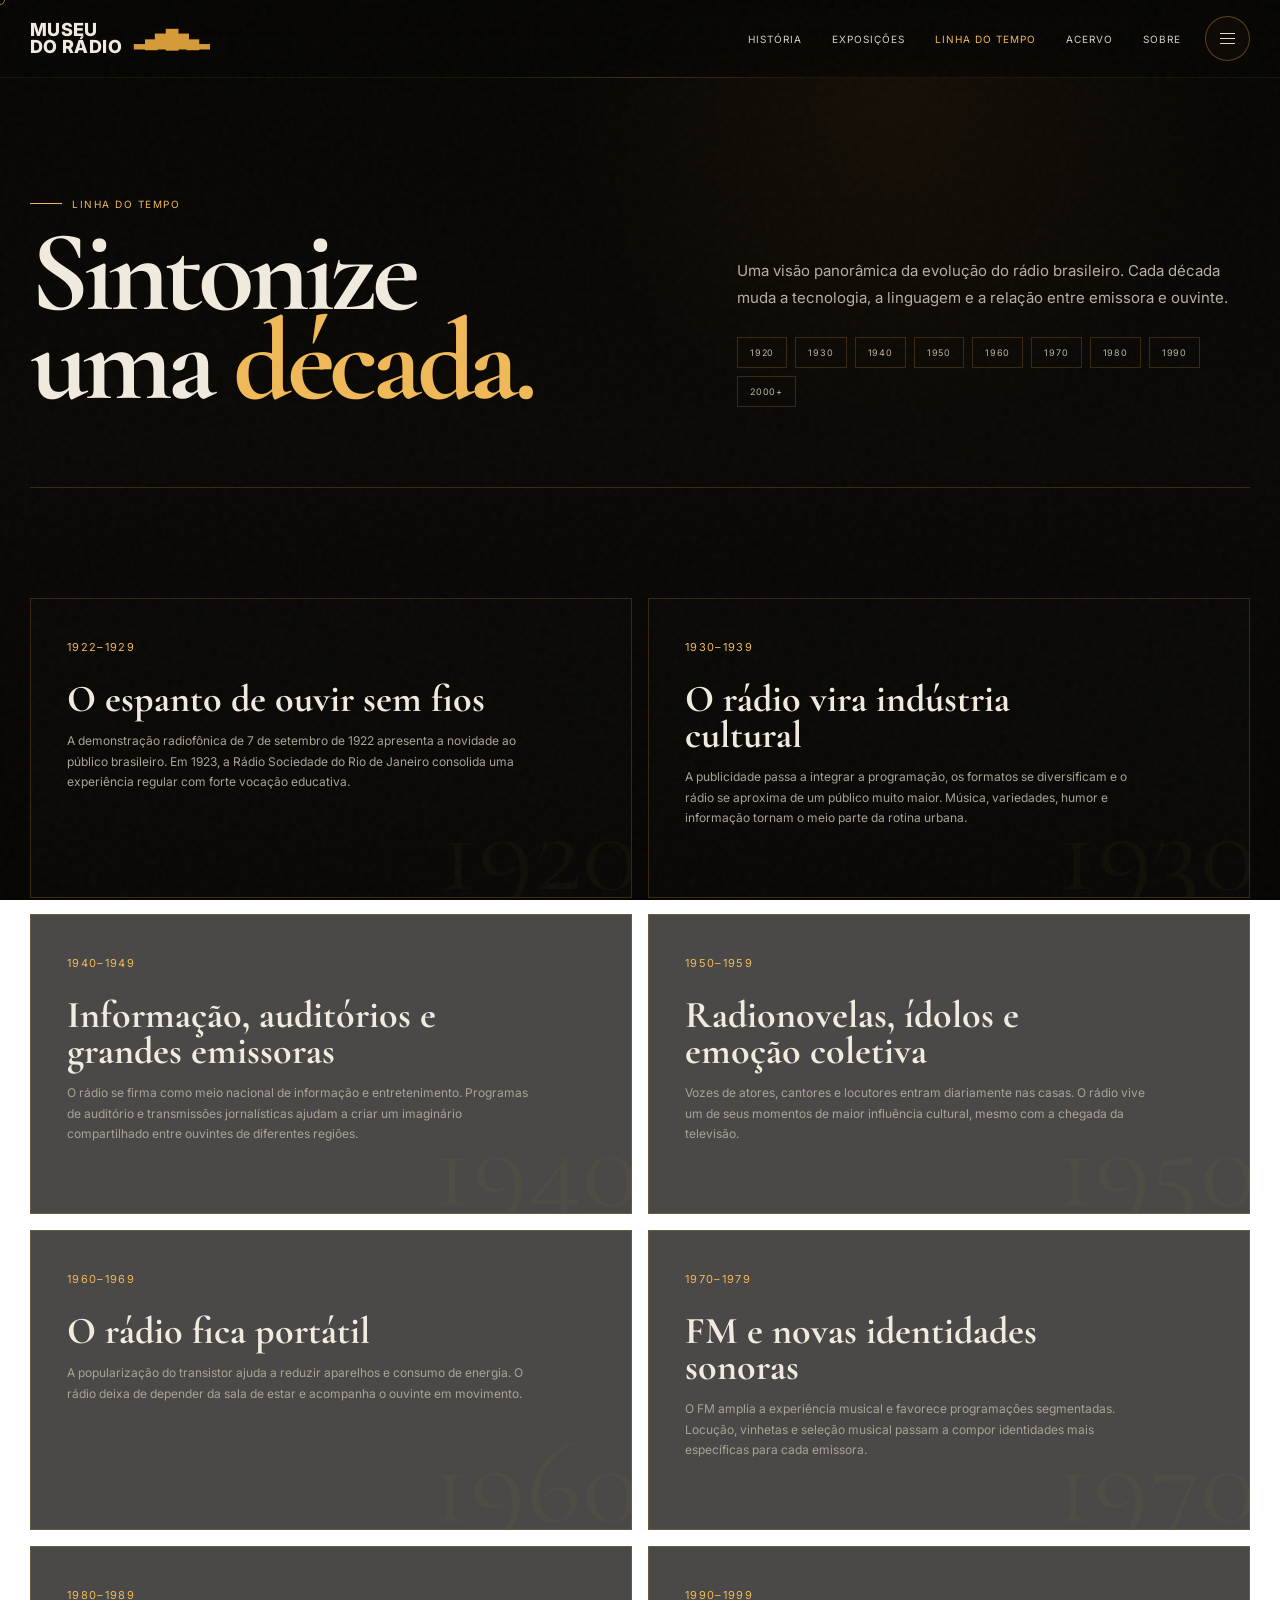
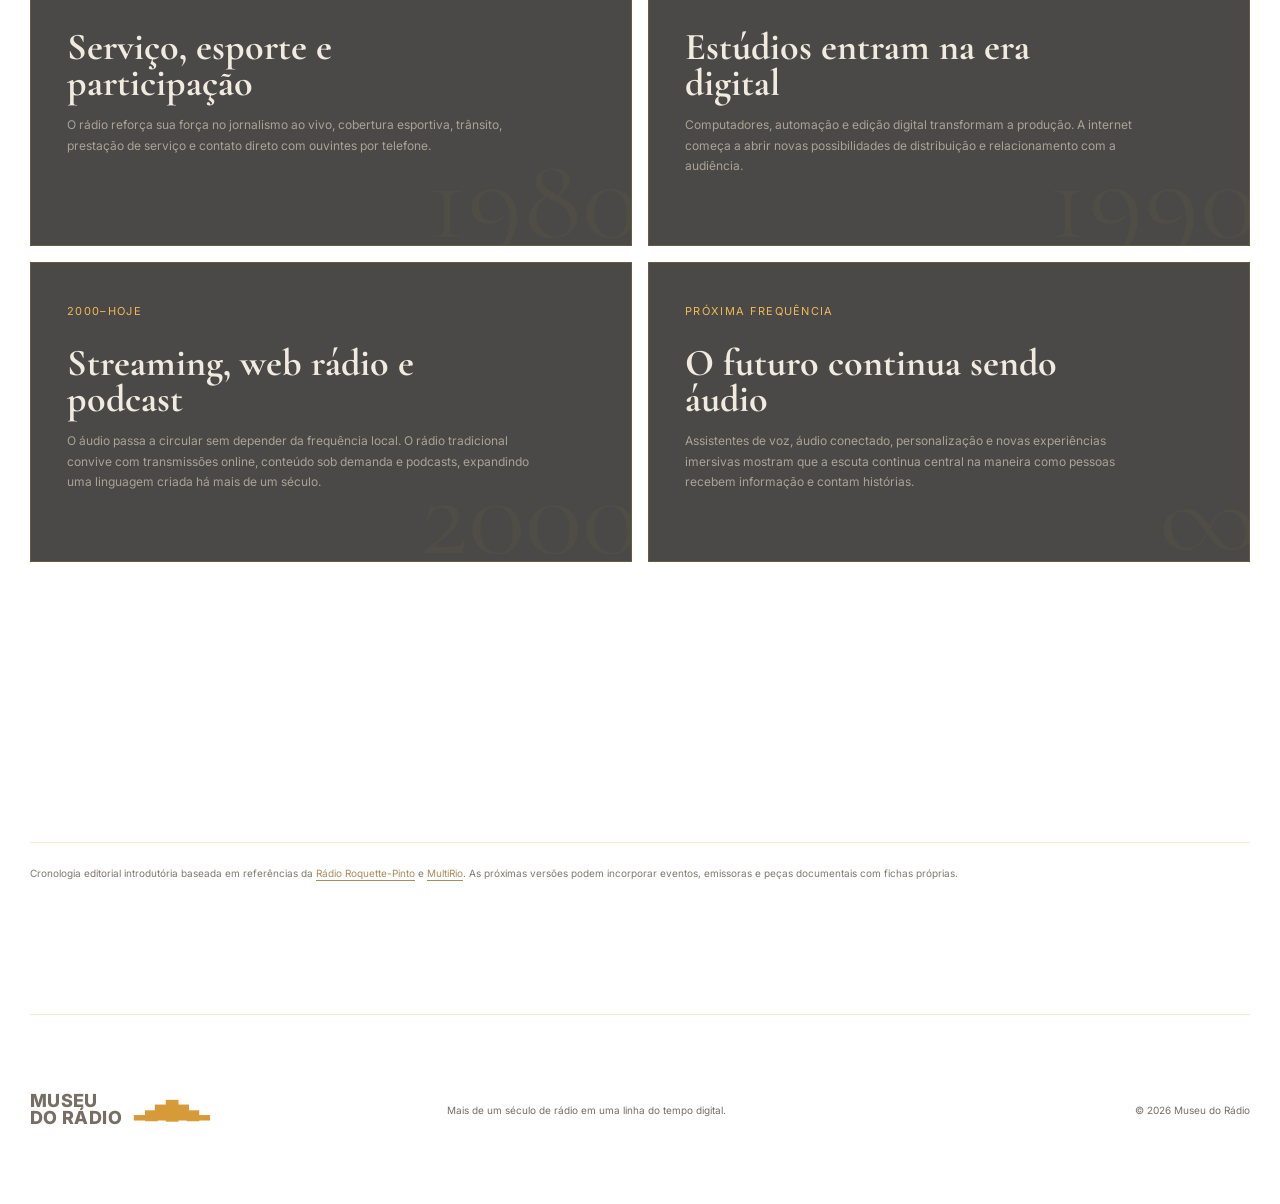
<file: linha-do-tempo.html>
<!DOCTYPE html><html lang="pt-BR"><head><meta charset="UTF-8"><meta name="viewport" content="width=device-width,initial-scale=1"><meta name="description" content="Linha do tempo da história do rádio no Brasil."><title>Linha do Tempo | Museu do Rádio</title><link rel="preconnect" href="https://fonts.googleapis.com"><link rel="preconnect" href="https://fonts.gstatic.com" crossorigin><link href="https://fonts.googleapis.com/css2?family=Cormorant+Garamond:wght@500;600;700&family=Inter:wght@400;500;600;700&display=swap" rel="stylesheet"><link rel="stylesheet" href="styles.css"><link rel="stylesheet" href="site.css"></head><body><div class="noise" aria-hidden="true"></div><div class="tuning-dot" aria-hidden="true"></div>
<header class="site-header"><a class="brand" href="index.html"><span class="brand-title">MUSEU<br>DO RÁDIO</span><span class="brand-wave">▂▄▆█▆▄▂</span></a><nav class="desktop-nav"><a href="historia.html">História</a><a href="exposicoes.html">Exposições</a><a href="linha-do-tempo.html" aria-current="page">Linha do tempo</a><a href="acervo.html">Acervo</a><a href="index.html#sobre">Sobre</a></nav><button class="menu-toggle" type="button" aria-label="Abrir menu" aria-expanded="false" aria-controls="mobile-menu"><span></span><span></span><span></span></button><nav class="mobile-menu" id="mobile-menu"><a href="historia.html">História</a><a href="exposicoes.html">Exposições</a><a href="linha-do-tempo.html">Linha do tempo</a><a href="acervo.html">Acervo</a><a href="index.html#sobre">Sobre</a></nav></header>
<main><section class="page-hero reveal"><div><span class="museum-kicker">Linha do tempo</span><h1>Sintonize<br>uma <em>década.</em></h1></div><div><p class="page-hero-intro">Uma visão panorâmica da evolução do rádio brasileiro. Cada década muda a tecnologia, a linguagem e a relação entre emissora e ouvinte.</p><div class="page-index"><a href="#1920">1920</a><a href="#1930">1930</a><a href="#1940">1940</a><a href="#1950">1950</a><a href="#1960">1960</a><a href="#1970">1970</a><a href="#1980">1980</a><a href="#1990">1990</a><a href="#2000">2000+</a></div></div></section>
<section class="content-section decade-wall">
<article class="decade-card reveal" data-year="1920" id="1920"><span>1922–1929</span><h3>O espanto de ouvir sem fios</h3><p>A demonstração radiofônica de 7 de setembro de 1922 apresenta a novidade ao público brasileiro. Em 1923, a Rádio Sociedade do Rio de Janeiro consolida uma experiência regular com forte vocação educativa.</p></article>
<article class="decade-card reveal" data-year="1930" id="1930"><span>1930–1939</span><h3>O rádio vira indústria cultural</h3><p>A publicidade passa a integrar a programação, os formatos se diversificam e o rádio se aproxima de um público muito maior. Música, variedades, humor e informação tornam o meio parte da rotina urbana.</p></article>
<article class="decade-card reveal" data-year="1940" id="1940"><span>1940–1949</span><h3>Informação, auditórios e grandes emissoras</h3><p>O rádio se firma como meio nacional de informação e entretenimento. Programas de auditório e transmissões jornalísticas ajudam a criar um imaginário compartilhado entre ouvintes de diferentes regiões.</p></article>
<article class="decade-card reveal" data-year="1950" id="1950"><span>1950–1959</span><h3>Radionovelas, ídolos e emoção coletiva</h3><p>Vozes de atores, cantores e locutores entram diariamente nas casas. O rádio vive um de seus momentos de maior influência cultural, mesmo com a chegada da televisão.</p></article>
<article class="decade-card reveal" data-year="1960" id="1960"><span>1960–1969</span><h3>O rádio fica portátil</h3><p>A popularização do transistor ajuda a reduzir aparelhos e consumo de energia. O rádio deixa de depender da sala de estar e acompanha o ouvinte em movimento.</p></article>
<article class="decade-card reveal" data-year="1970" id="1970"><span>1970–1979</span><h3>FM e novas identidades sonoras</h3><p>O FM amplia a experiência musical e favorece programações segmentadas. Locução, vinhetas e seleção musical passam a compor identidades mais específicas para cada emissora.</p></article>
<article class="decade-card reveal" data-year="1980" id="1980"><span>1980–1989</span><h3>Serviço, esporte e participação</h3><p>O rádio reforça sua força no jornalismo ao vivo, cobertura esportiva, trânsito, prestação de serviço e contato direto com ouvintes por telefone.</p></article>
<article class="decade-card reveal" data-year="1990" id="1990"><span>1990–1999</span><h3>Estúdios entram na era digital</h3><p>Computadores, automação e edição digital transformam a produção. A internet começa a abrir novas possibilidades de distribuição e relacionamento com a audiência.</p></article>
<article class="decade-card reveal" data-year="2000" id="2000"><span>2000–HOJE</span><h3>Streaming, web rádio e podcast</h3><p>O áudio passa a circular sem depender da frequência local. O rádio tradicional convive com transmissões online, conteúdo sob demanda e podcasts, expandindo uma linguagem criada há mais de um século.</p></article>
<article class="decade-card reveal" data-year="∞"><span>PRÓXIMA FREQUÊNCIA</span><h3>O futuro continua sendo áudio</h3><p>Assistentes de voz, áudio conectado, personalização e novas experiências imersivas mostram que a escuta continua central na maneira como pessoas recebem informação e contam histórias.</p></article>
</section><section class="content-section"><div class="source-note">Cronologia editorial introdutória baseada em referências da <a href="https://www.rj.gov.br/radioroquettepinto/index.php/historia-roquette-pinto" target="_blank" rel="noopener">Rádio Roquette-Pinto</a> e <a href="https://multirio.rio.rj.gov.br/index.php/historia-do-brasil/rio-de-janeiro/2925-a-cidade-e-a-era-do-radio" target="_blank" rel="noopener">MultiRio</a>. As próximas versões podem incorporar eventos, emissoras e peças documentais com fichas próprias.</div></section></main>
<footer><a class="brand footer-brand" href="index.html"><span class="brand-title">MUSEU<br>DO RÁDIO</span><span class="brand-wave">▂▄▆█▆▄▂</span></a><p>Mais de um século de rádio em uma linha do tempo digital.</p><span>© <span id="year"></span> Museu do Rádio</span></footer><script src="script.js"></script><script src="site.js"></script></body></html>
</file>
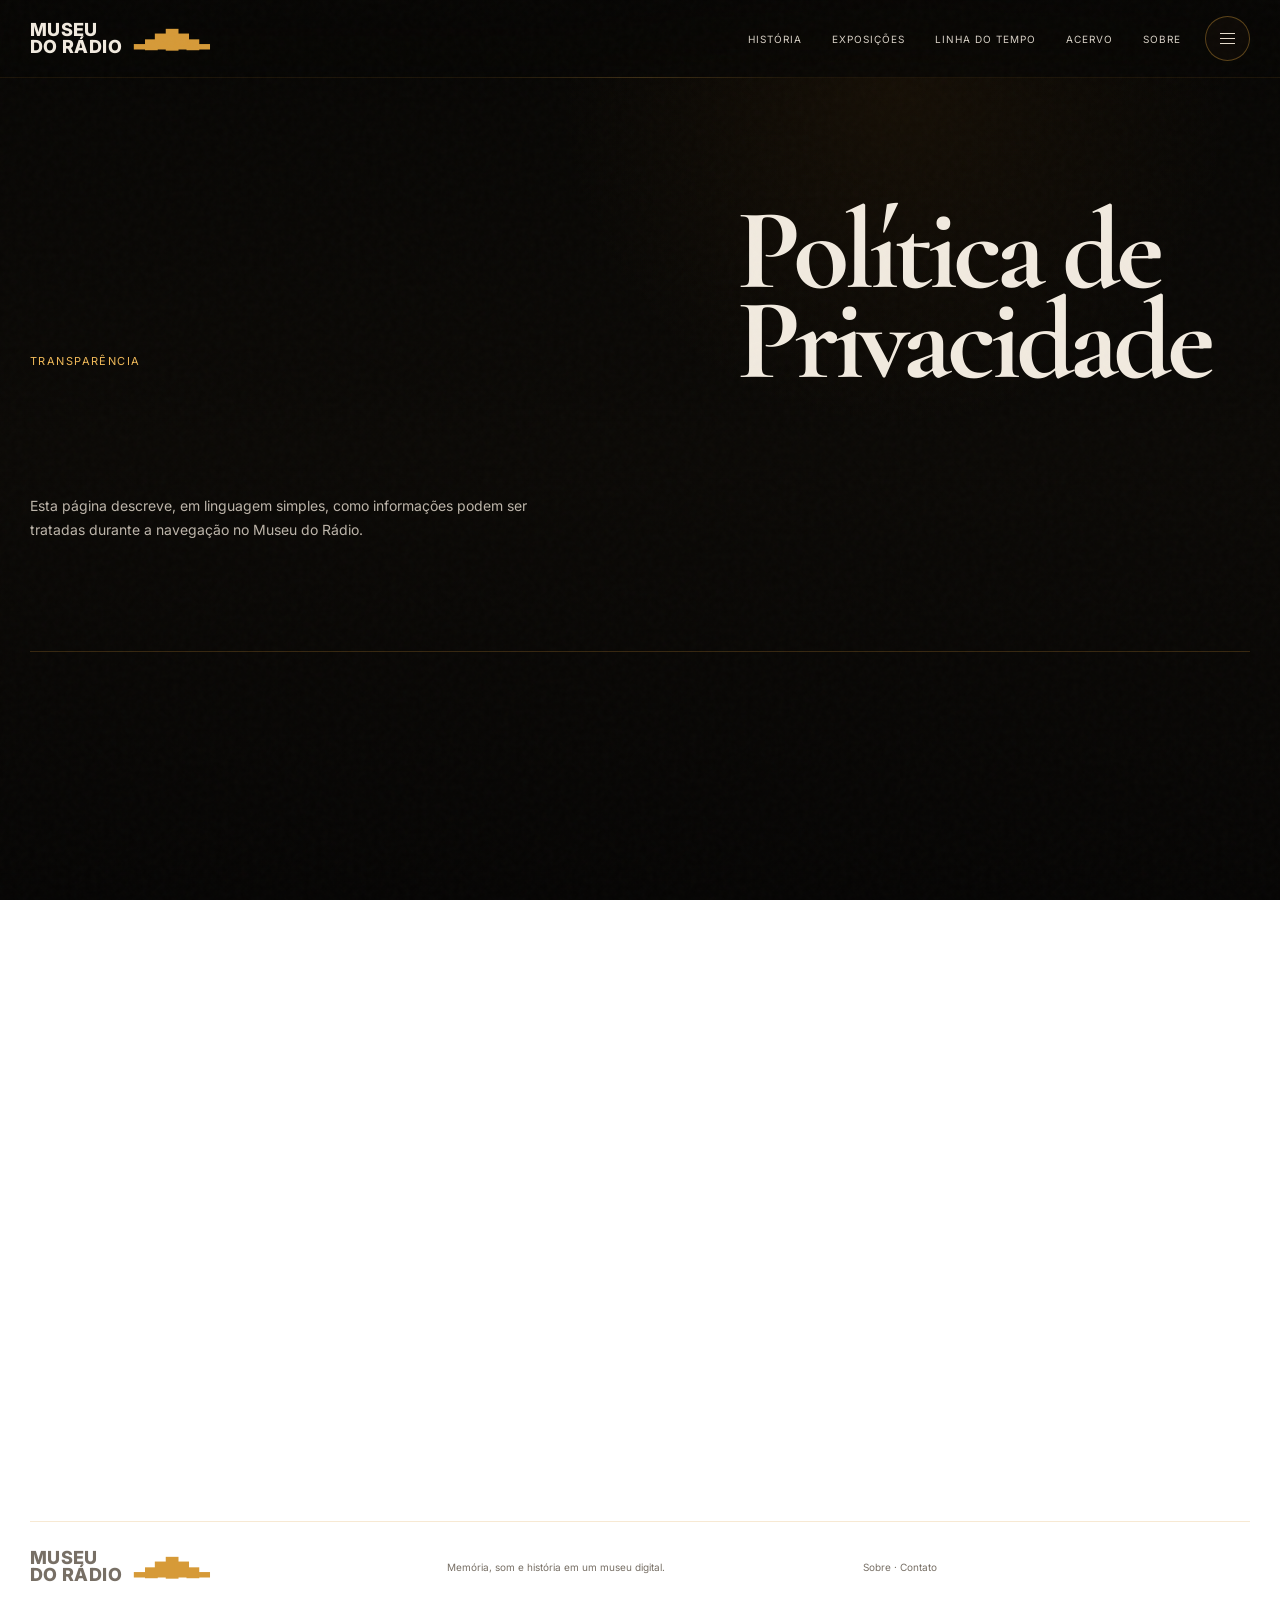
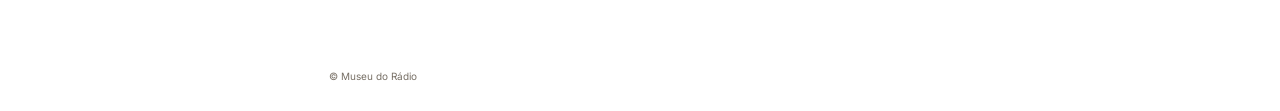
<file: privacidade.html>
<!DOCTYPE html>
<html lang="pt-BR"><head><meta charset="UTF-8"><meta name="viewport" content="width=device-width,initial-scale=1.0"><meta name="description" content="Política de Privacidade do Museu do Rádio."><title>Política de Privacidade | Museu do Rádio</title><link rel="preconnect" href="https://fonts.googleapis.com"><link rel="preconnect" href="https://fonts.gstatic.com" crossorigin><link href="https://fonts.googleapis.com/css2?family=Cormorant+Garamond:wght@500;600;700&family=Inter:wght@400;500;600;700&display=swap" rel="stylesheet"><link rel="stylesheet" href="styles.css"><link rel="stylesheet" href="site.css"></head><body><div class="noise" aria-hidden="true"></div><header class="site-header"><a class="brand" href="index.html"><span class="brand-title">MUSEU<br>DO RÁDIO</span><span class="brand-wave">▂▄▆█▆▄▂</span></a><nav class="desktop-nav"><a href="historia.html">História</a><a href="exposicoes.html">Exposições</a><a href="linha-do-tempo.html">Linha do tempo</a><a href="acervo.html">Acervo</a><a href="sobre.html">Sobre</a></nav><button class="menu-toggle" type="button" aria-label="Abrir menu" aria-expanded="false" aria-controls="mobile-menu"><span></span><span></span><span></span></button><nav class="mobile-menu" id="mobile-menu"><a href="historia.html">História</a><a href="exposicoes.html">Exposições</a><a href="linha-do-tempo.html">Linha do tempo</a><a href="acervo.html">Acervo</a><a href="sobre.html">Sobre</a></nav></header><main><section class="page-hero content-section"><p class="eyebrow">TRANSPARÊNCIA</p><h1>Política de Privacidade</h1><p class="hero-text">Esta página descreve, em linguagem simples, como informações podem ser tratadas durante a navegação no Museu do Rádio.</p></section><section class="content-section"><article class="editorial-copy reveal"><h2>1. Sobre esta política</h2><p>O Museu do Rádio é um projeto editorial digital. Esta política será atualizada sempre que novos recursos, ferramentas de análise, formulários, cookies ou serviços de publicidade forem implementados.</p><h2>2. Dados de navegação</h2><p>Serviços de hospedagem, segurança e análise podem registrar informações técnicas como endereço IP, navegador, dispositivo, páginas acessadas e horários de visita. Esses dados são normalmente utilizados para segurança, desempenho e compreensão agregada de audiência.</p><h2>3. Cookies e tecnologias semelhantes</h2><p>O site poderá utilizar cookies necessários ao funcionamento e, no futuro, cookies relacionados a métricas de audiência e publicidade. Quando aplicável, mecanismos de consentimento e preferências serão disponibilizados ao visitante.</p><h2>4. Publicidade</h2><p>O Museu do Rádio poderá exibir publicidade de plataformas como o Google AdSense. Esses serviços podem utilizar cookies ou identificadores para medir desempenho e personalizar ou limitar anúncios conforme suas próprias políticas e as preferências do usuário.</p><h2>5. Contato</h2><p>Quando um canal oficial de contato ou formulário for disponibilizado, esta política será atualizada para indicar quais dados são coletados, sua finalidade e o período de retenção.</p><h2>6. Alterações</h2><p>A versão desta política pode ser revisada para refletir mudanças técnicas, legais ou editoriais do projeto. Última atualização: 24 de agosto de 2026.</p></article></section></main><footer><a class="brand footer-brand" href="index.html"><span class="brand-title">MUSEU<br>DO RÁDIO</span><span class="brand-wave">▂▄▆█▆▄▂</span></a><p>Memória, som e história em um museu digital.</p><div><a href="sobre.html">Sobre</a> · <a href="contato.html">Contato</a></div><span>© <span id="year"></span> Museu do Rádio</span></footer><script src="site.js"></script></body></html>
</file>
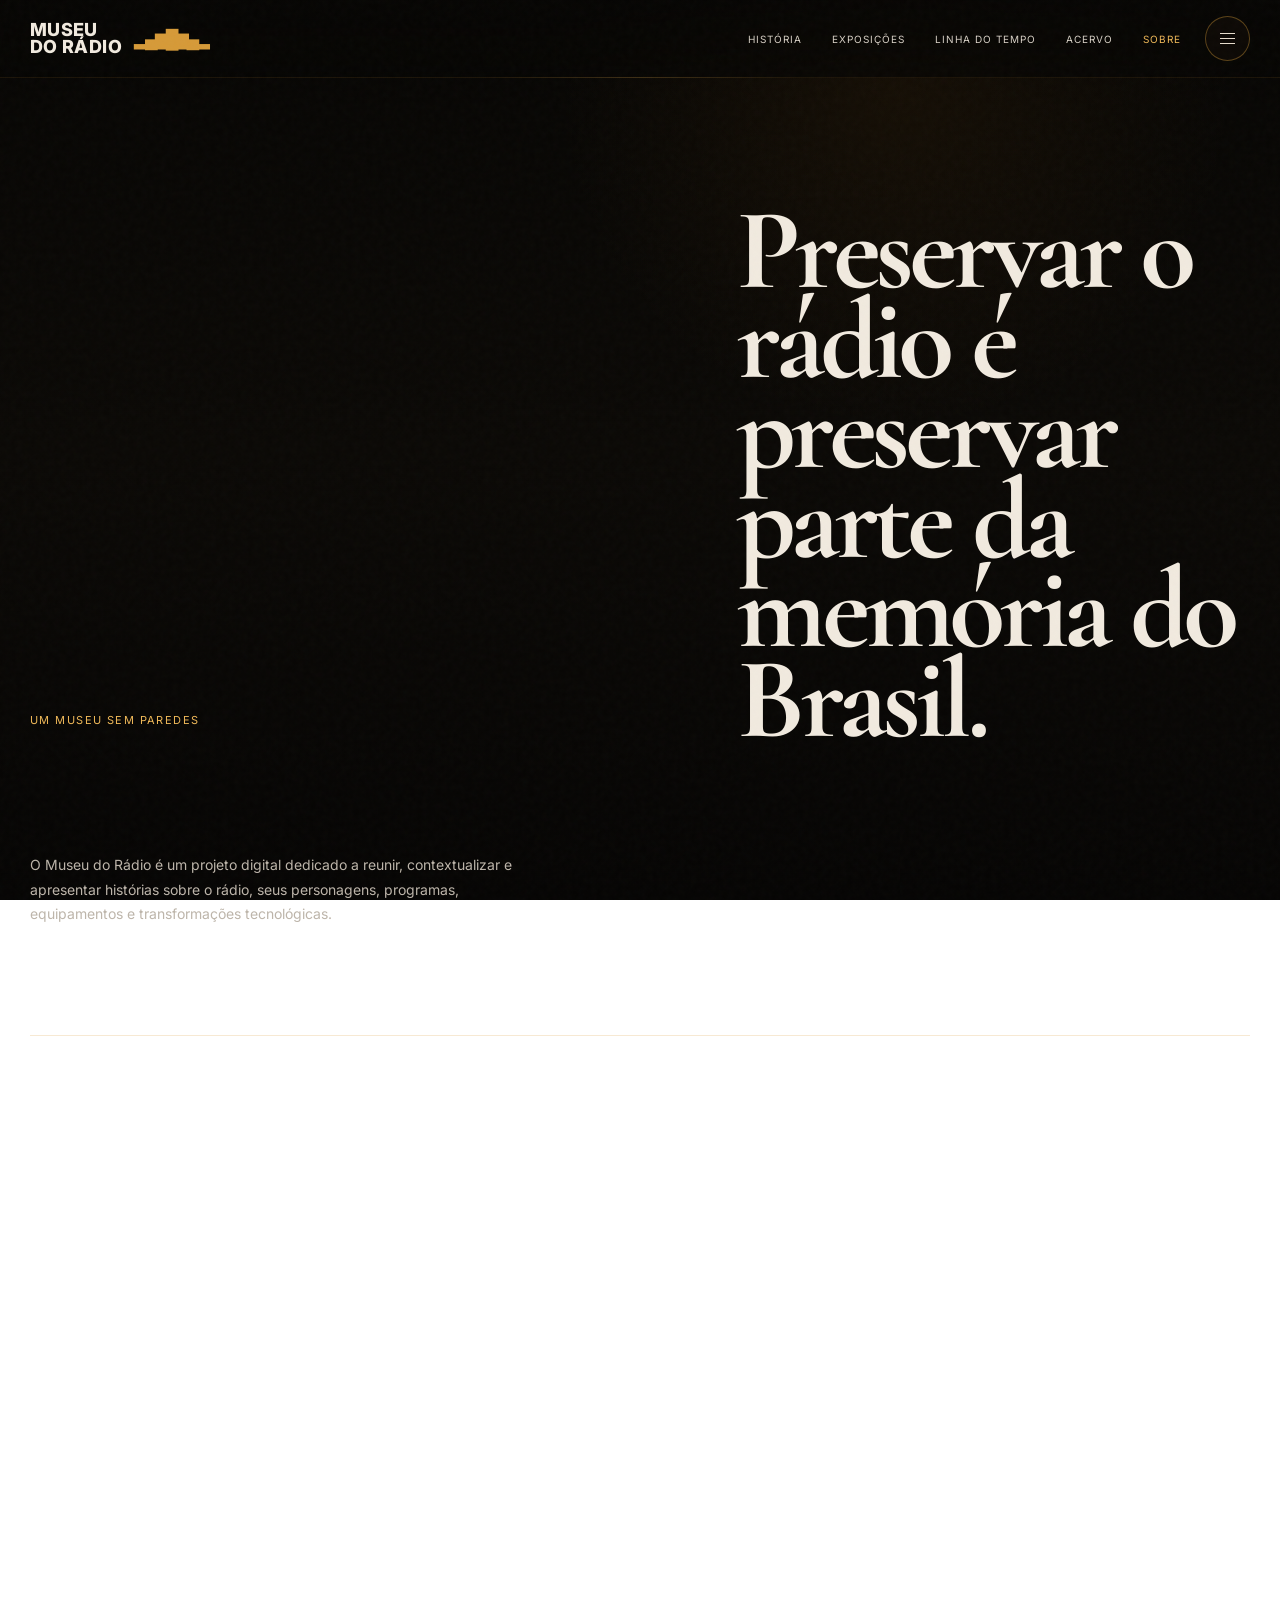
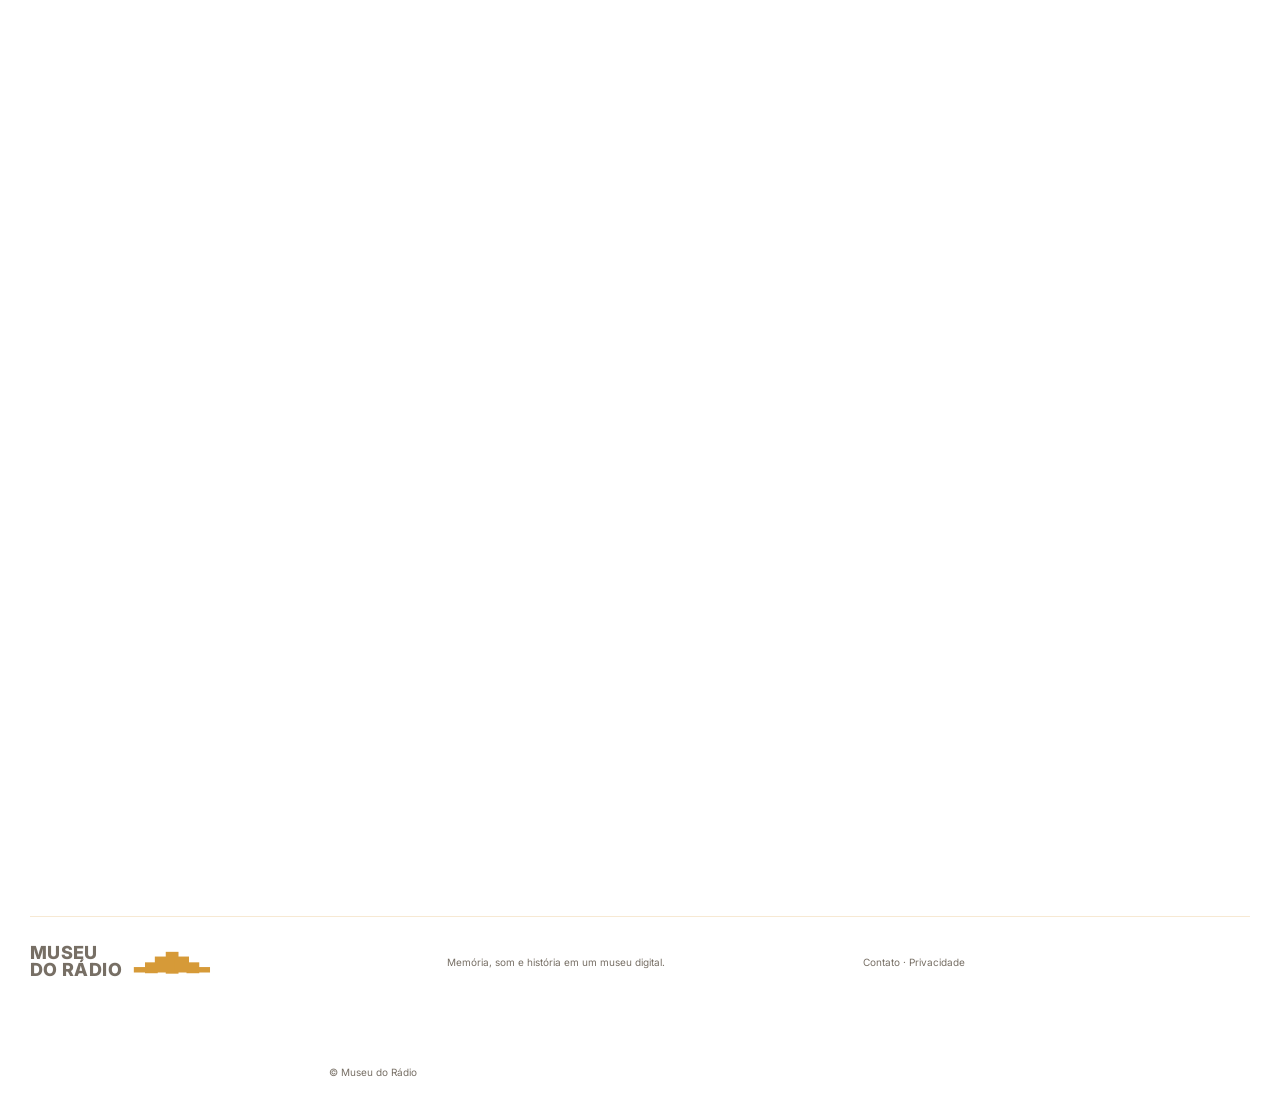
<file: sobre.html>
<!DOCTYPE html>
<html lang="pt-BR">
<head>
  <meta charset="UTF-8">
  <meta name="viewport" content="width=device-width, initial-scale=1.0">
  <meta name="description" content="Conheça a proposta do Museu do Rádio, um museu digital dedicado à história, às vozes, aos programas e à tecnologia do rádio no Brasil.">
  <title>Sobre o Museu | Museu do Rádio</title>
  <link rel="preconnect" href="https://fonts.googleapis.com">
  <link rel="preconnect" href="https://fonts.gstatic.com" crossorigin>
  <link href="https://fonts.googleapis.com/css2?family=Cormorant+Garamond:wght@500;600;700&family=Inter:wght@400;500;600;700&display=swap" rel="stylesheet">
  <link rel="stylesheet" href="styles.css">
  <link rel="stylesheet" href="site.css">
</head>
<body>
  <div class="noise" aria-hidden="true"></div>
  <header class="site-header">
    <a class="brand" href="index.html" aria-label="Museu do Rádio - Início"><span class="brand-title">MUSEU<br>DO RÁDIO</span><span class="brand-wave">▂▄▆█▆▄▂</span></a>
    <nav class="desktop-nav" aria-label="Navegação principal">
      <a href="historia.html">História</a><a href="exposicoes.html">Exposições</a><a href="linha-do-tempo.html">Linha do tempo</a><a href="acervo.html">Acervo</a><a href="sobre.html" aria-current="page">Sobre</a>
    </nav>
    <button class="menu-toggle" type="button" aria-label="Abrir menu" aria-expanded="false" aria-controls="mobile-menu"><span></span><span></span><span></span></button>
    <nav class="mobile-menu" id="mobile-menu"><a href="historia.html">História</a><a href="exposicoes.html">Exposições</a><a href="linha-do-tempo.html">Linha do tempo</a><a href="acervo.html">Acervo</a><a href="sobre.html">Sobre</a></nav>
  </header>

  <main>
    <section class="page-hero content-section">
      <p class="eyebrow">UM MUSEU SEM PAREDES</p>
      <h1>Preservar o rádio é preservar parte da memória do Brasil.</h1>
      <p class="hero-text">O Museu do Rádio é um projeto digital dedicado a reunir, contextualizar e apresentar histórias sobre o rádio, seus personagens, programas, equipamentos e transformações tecnológicas.</p>
    </section>

    <section class="content-section editorial-grid">
      <article class="editorial-copy reveal">
        <p class="eyebrow">NOSSA PROPOSTA</p>
        <h2>Um arquivo vivo, feito para ser explorado.</h2>
        <p>O rádio acompanhou mudanças políticas, culturais e tecnológicas profundas. Este projeto nasce para apresentar essa história de forma acessível, visual e interativa, combinando textos, linhas do tempo, exposições digitais e, futuramente, registros sonoros e documentos digitalizados.</p>
        <p>Em vez de reproduzir a lógica de um museu físico, o site foi pensado desde o início para a internet: cada tema pode se transformar em uma experiência própria, conectada a outras histórias do acervo.</p>
      </article>
      <aside class="fact-panel reveal">
        <span class="eyebrow">PRINCÍPIOS</span>
        <strong>Contexto</strong><p>Explicar por que cada programa, aparelho ou personagem importa.</p>
        <strong>Memória</strong><p>Valorizar registros históricos e fontes confiáveis.</p>
        <strong>Acesso</strong><p>Construir uma experiência gratuita, responsiva e disponível de qualquer lugar.</p>
      </aside>
    </section>

    <section class="content-section">
      <div class="section-heading reveal"><p class="eyebrow">COMO O MUSEU CRESCE</p><h2>Uma coleção construída por camadas.</h2></div>
      <div class="cards-grid">
        <article class="museum-card reveal"><div class="card-content"><span>01</span><h3>Histórias</h3><p>Artigos sobre emissoras, programas, artistas, acontecimentos e tecnologias.</p></div></article>
        <article class="museum-card reveal"><div class="card-content"><span>02</span><h3>Exposições</h3><p>Experiências editoriais que conectam imagens, contexto histórico e narrativa.</p></div></article>
        <article class="museum-card reveal"><div class="card-content"><span>03</span><h3>Acervo</h3><p>Uma estrutura preparada para catalogar peças, documentos, fotografias e áudios com metadados.</p></div></article>
      </div>
    </section>
  </main>

  <footer><a class="brand footer-brand" href="index.html"><span class="brand-title">MUSEU<br>DO RÁDIO</span><span class="brand-wave">▂▄▆█▆▄▂</span></a><p>Memória, som e história em um museu digital.</p><div><a href="contato.html">Contato</a> · <a href="privacidade.html">Privacidade</a></div><span>© <span id="year"></span> Museu do Rádio</span></footer>
  <script src="site.js"></script>
</body>
</html>
</file>
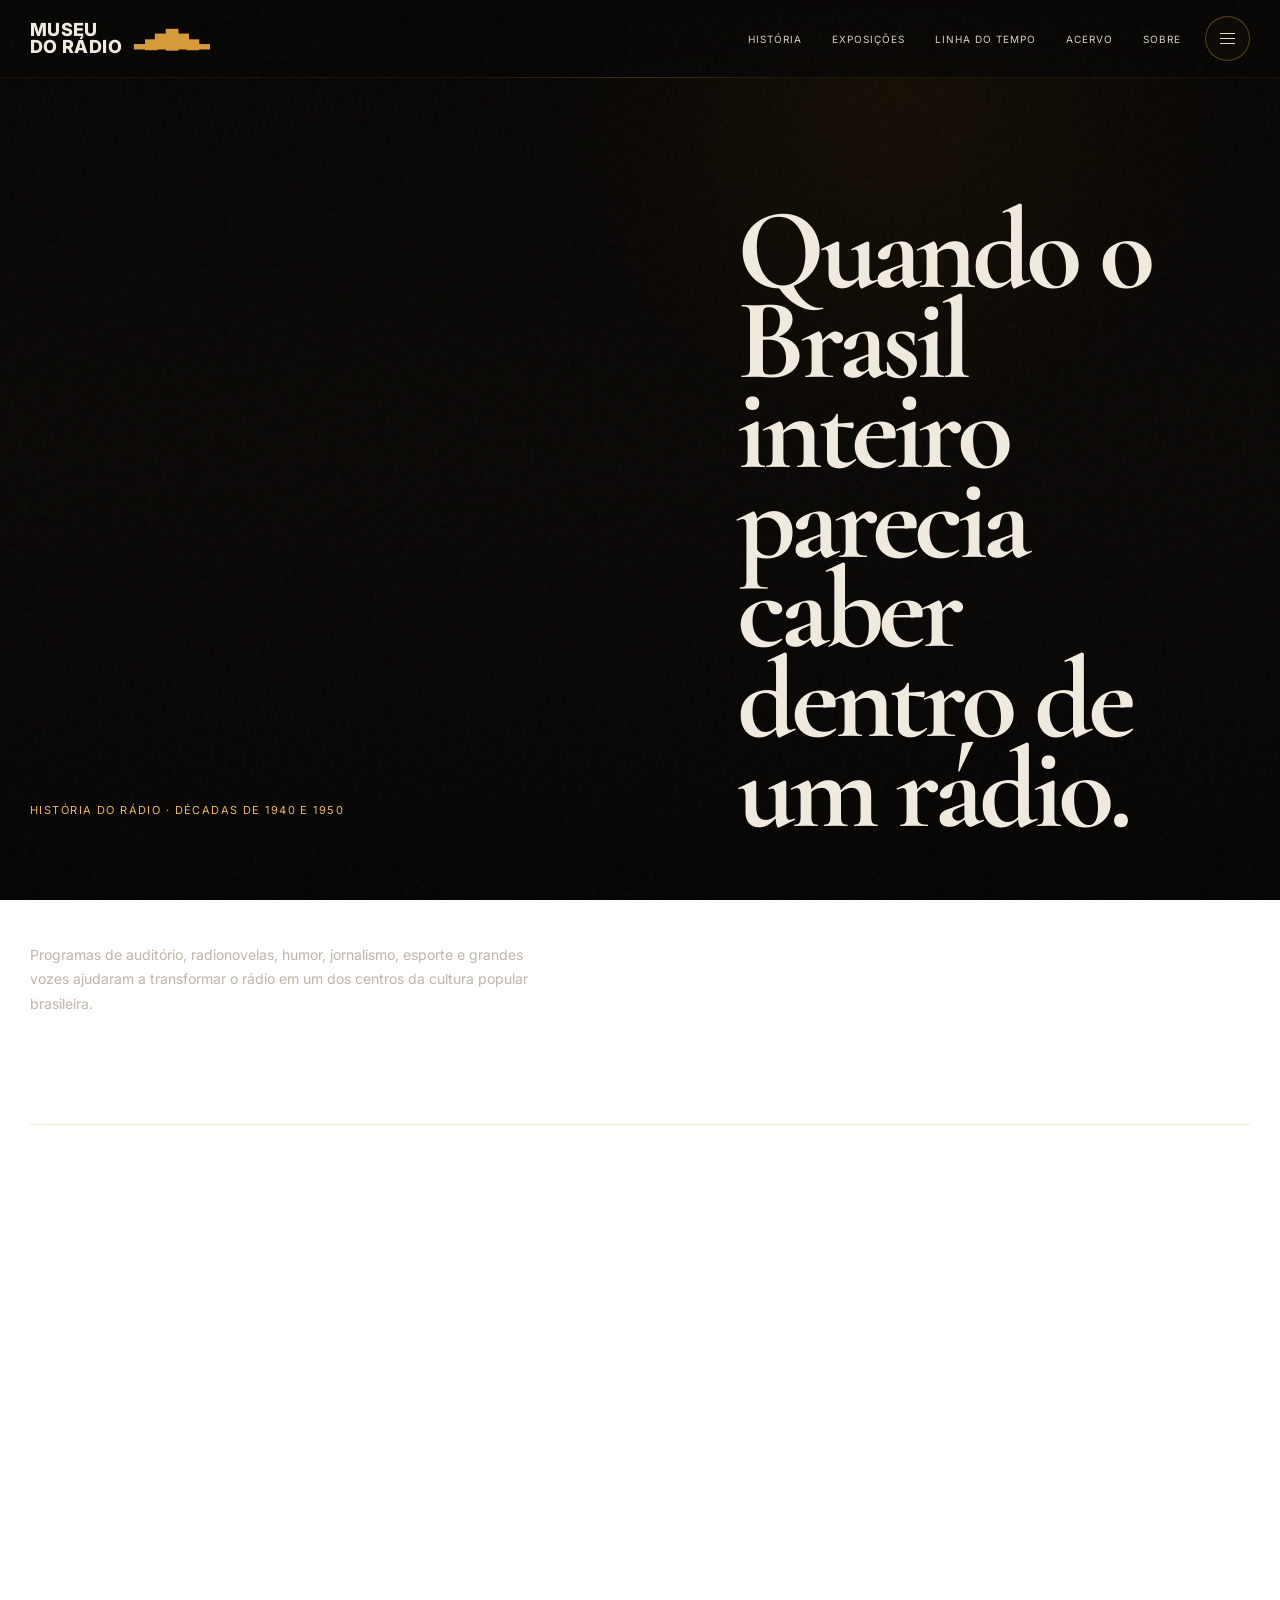
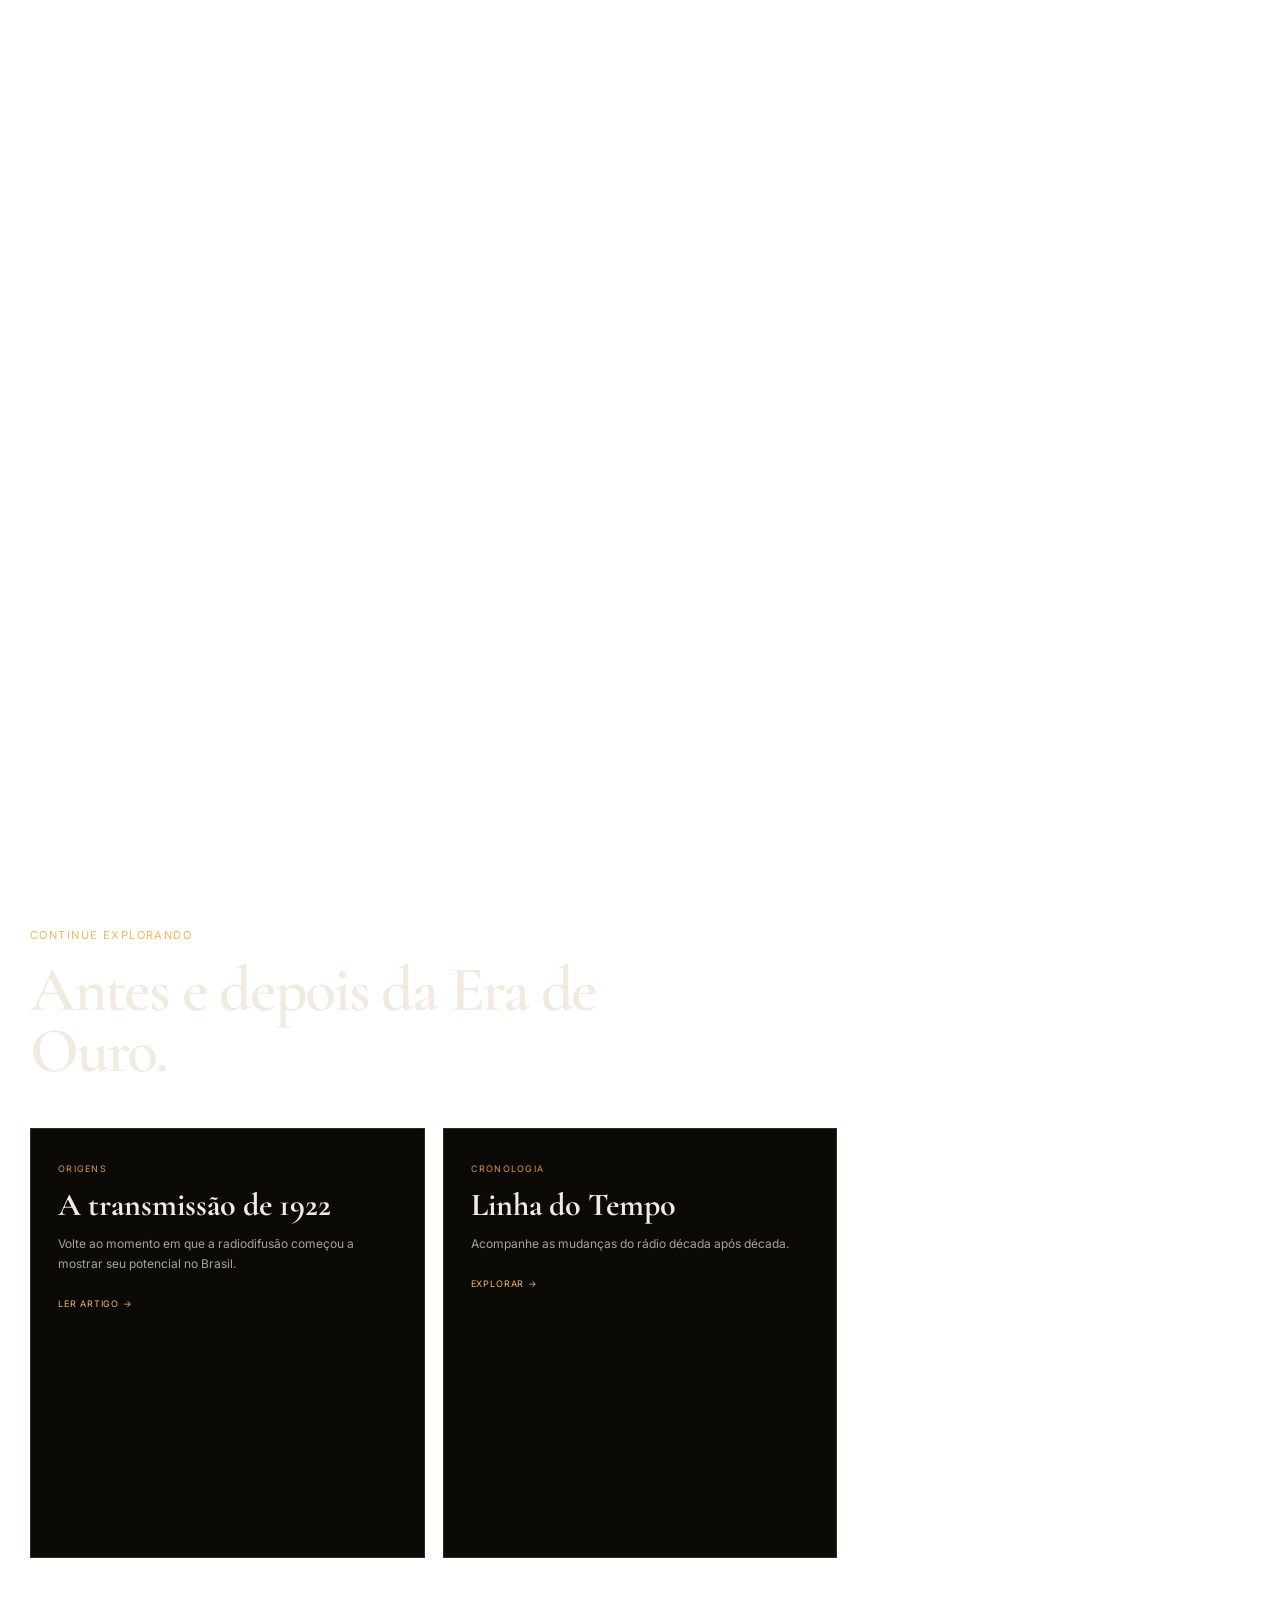
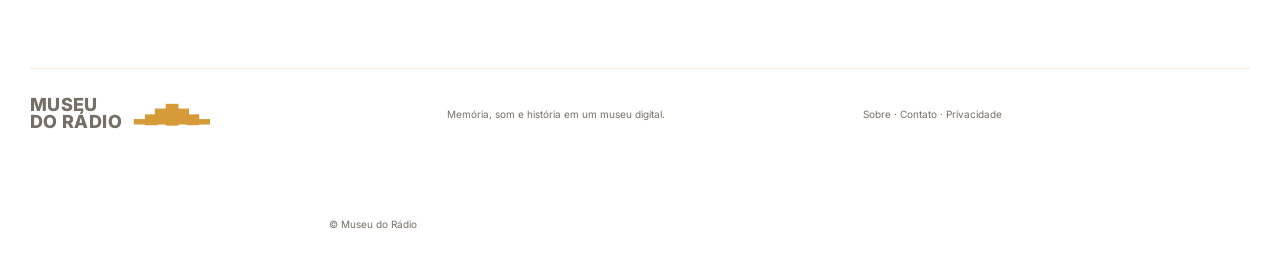
<file: artigos/era-de-ouro-do-radio.html>
<!DOCTYPE html>
<html lang="pt-BR"><head><meta charset="UTF-8"><meta name="viewport" content="width=device-width,initial-scale=1.0"><meta name="description" content="Conheça a Era de Ouro do Rádio no Brasil, marcada pela Rádio Nacional, programas de auditório, radionovelas, música e jornalismo nas décadas de 1940 e 1950."><title>A Era de Ouro do Rádio no Brasil | Museu do Rádio</title><link rel="preconnect" href="https://fonts.googleapis.com"><link rel="preconnect" href="https://fonts.gstatic.com" crossorigin><link href="https://fonts.googleapis.com/css2?family=Cormorant+Garamond:wght@500;600;700&family=Inter:wght@400;500;600;700&display=swap" rel="stylesheet"><link rel="stylesheet" href="../styles.css"><link rel="stylesheet" href="../site.css"></head><body><div class="noise" aria-hidden="true"></div><header class="site-header"><a class="brand" href="../index.html"><span class="brand-title">MUSEU<br>DO RÁDIO</span><span class="brand-wave">▂▄▆█▆▄▂</span></a><nav class="desktop-nav"><a href="../historia.html">História</a><a href="../exposicoes.html">Exposições</a><a href="../linha-do-tempo.html">Linha do tempo</a><a href="../acervo.html">Acervo</a><a href="../sobre.html">Sobre</a></nav><button class="menu-toggle" type="button" aria-label="Abrir menu" aria-expanded="false" aria-controls="mobile-menu"><span></span><span></span><span></span></button><nav class="mobile-menu" id="mobile-menu"><a href="../historia.html">História</a><a href="../exposicoes.html">Exposições</a><a href="../linha-do-tempo.html">Linha do tempo</a><a href="../acervo.html">Acervo</a><a href="../sobre.html">Sobre</a></nav></header><main><article><section class="page-hero content-section"><p class="eyebrow">HISTÓRIA DO RÁDIO · DÉCADAS DE 1940 E 1950</p><h1>Quando o Brasil inteiro parecia caber dentro de um rádio.</h1><p class="hero-text">Programas de auditório, radionovelas, humor, jornalismo, esporte e grandes vozes ajudaram a transformar o rádio em um dos centros da cultura popular brasileira.</p></section><section class="content-section editorial-grid"><div class="editorial-copy reveal"><p>A expressão “Era de Ouro do Rádio” costuma ser associada especialmente às décadas de 1940 e 1950. Nesse período, o aparelho de rádio ocupava um lugar central em milhões de casas e a programação das grandes emissoras ajudava a criar hábitos, ídolos, bordões e referências compartilhadas em escala nacional.</p><h2>A força da Rádio Nacional</h2><p>Inaugurada em 1936, a Rádio Nacional do Rio de Janeiro se tornou uma das principais referências desse período. Sua programação reunia música, humor, programas de auditório, jornalismo, esporte e dramaturgia. A potência de transmissão e a estrutura artística da emissora ajudaram a ampliar sua influência muito além do Rio de Janeiro.</p><h2>O rádio como espetáculo</h2><p>Os programas de auditório transformaram a transmissão sonora em evento. Plateias acompanhavam artistas, cantores, apresentadores e concursos diretamente dos estúdios. Ao mesmo tempo, quem estava em casa participava desse ambiente pela imaginação, construindo mentalmente rostos, cenários e situações a partir das vozes e dos sons.</p><h2>Radionovelas e mundos feitos de som</h2><p>As radionovelas se tornaram um dos formatos mais populares. Efeitos sonoros, trilhas, interpretação e narração eram combinados para criar ambientes inteiros sem uma única imagem. O formato exigia técnica e criatividade e ajudou a consolidar profissionais de dramaturgia, sonoplastia e produção.</p><h2>Notícia e credibilidade</h2><p>O jornalismo radiofônico também ganhou enorme importância. Programas como o Repórter Esso se tornaram referências de linguagem e agilidade, reforçando a ideia do rádio como meio capaz de informar rapidamente sobre acontecimentos nacionais e internacionais.</p><h2>As estrelas do rádio</h2><p>Cantores e cantoras passaram a conquistar públicos de dimensão nacional. A própria circulação da música popular brasileira foi profundamente influenciada pelas emissoras, que ajudavam a lançar repertórios, divulgar intérpretes e consolidar ritmos.</p><h2>O fim de uma era — e não do rádio</h2><p>A expansão da televisão a partir da década de 1950 alterou profundamente o mercado. Parte dos artistas, formatos e verbas publicitárias migrou para o novo meio. Ainda assim, o rádio não desapareceu: mudou de linguagem, tornou-se mais portátil, explorou música, jornalismo, esporte e prestação de serviço e continuou a se reinventar nas décadas seguintes.</p></div><aside class="fact-panel reveal"><span class="eyebrow">MARCAS DA ERA</span><strong>Auditórios</strong><p>Plateias, concursos, humor e apresentações ao vivo.</p><strong>Radionovelas</strong><p>Dramaturgia construída com interpretação, trilhas e efeitos sonoros.</p><strong>Jornalismo</strong><p>Rapidez e alcance ajudaram o rádio a se firmar como fonte de informação.</p><strong>Música</strong><p>Emissoras ajudaram a projetar cantores e repertórios para todo o país.</p></aside></section><section class="content-section"><div class="section-heading"><p class="eyebrow">CONTINUE EXPLORANDO</p><h2>Antes e depois da Era de Ouro.</h2></div><div class="cards-grid"><article class="museum-card"><div class="card-content"><span>ORIGENS</span><h3>A transmissão de 1922</h3><p>Volte ao momento em que a radiodifusão começou a mostrar seu potencial no Brasil.</p><a href="primeira-transmissao-radio-brasil.html">Ler artigo →</a></div></article><article class="museum-card"><div class="card-content"><span>CRONOLOGIA</span><h3>Linha do Tempo</h3><p>Acompanhe as mudanças do rádio década após década.</p><a href="../linha-do-tempo.html">Explorar →</a></div></article></div></section></article></main><footer><a class="brand footer-brand" href="../index.html"><span class="brand-title">MUSEU<br>DO RÁDIO</span><span class="brand-wave">▂▄▆█▆▄▂</span></a><p>Memória, som e história em um museu digital.</p><div><a href="../sobre.html">Sobre</a> · <a href="../contato.html">Contato</a> · <a href="../privacidade.html">Privacidade</a></div><span>© <span id="year"></span> Museu do Rádio</span></footer><script src="../site.js"></script></body></html>
</file>
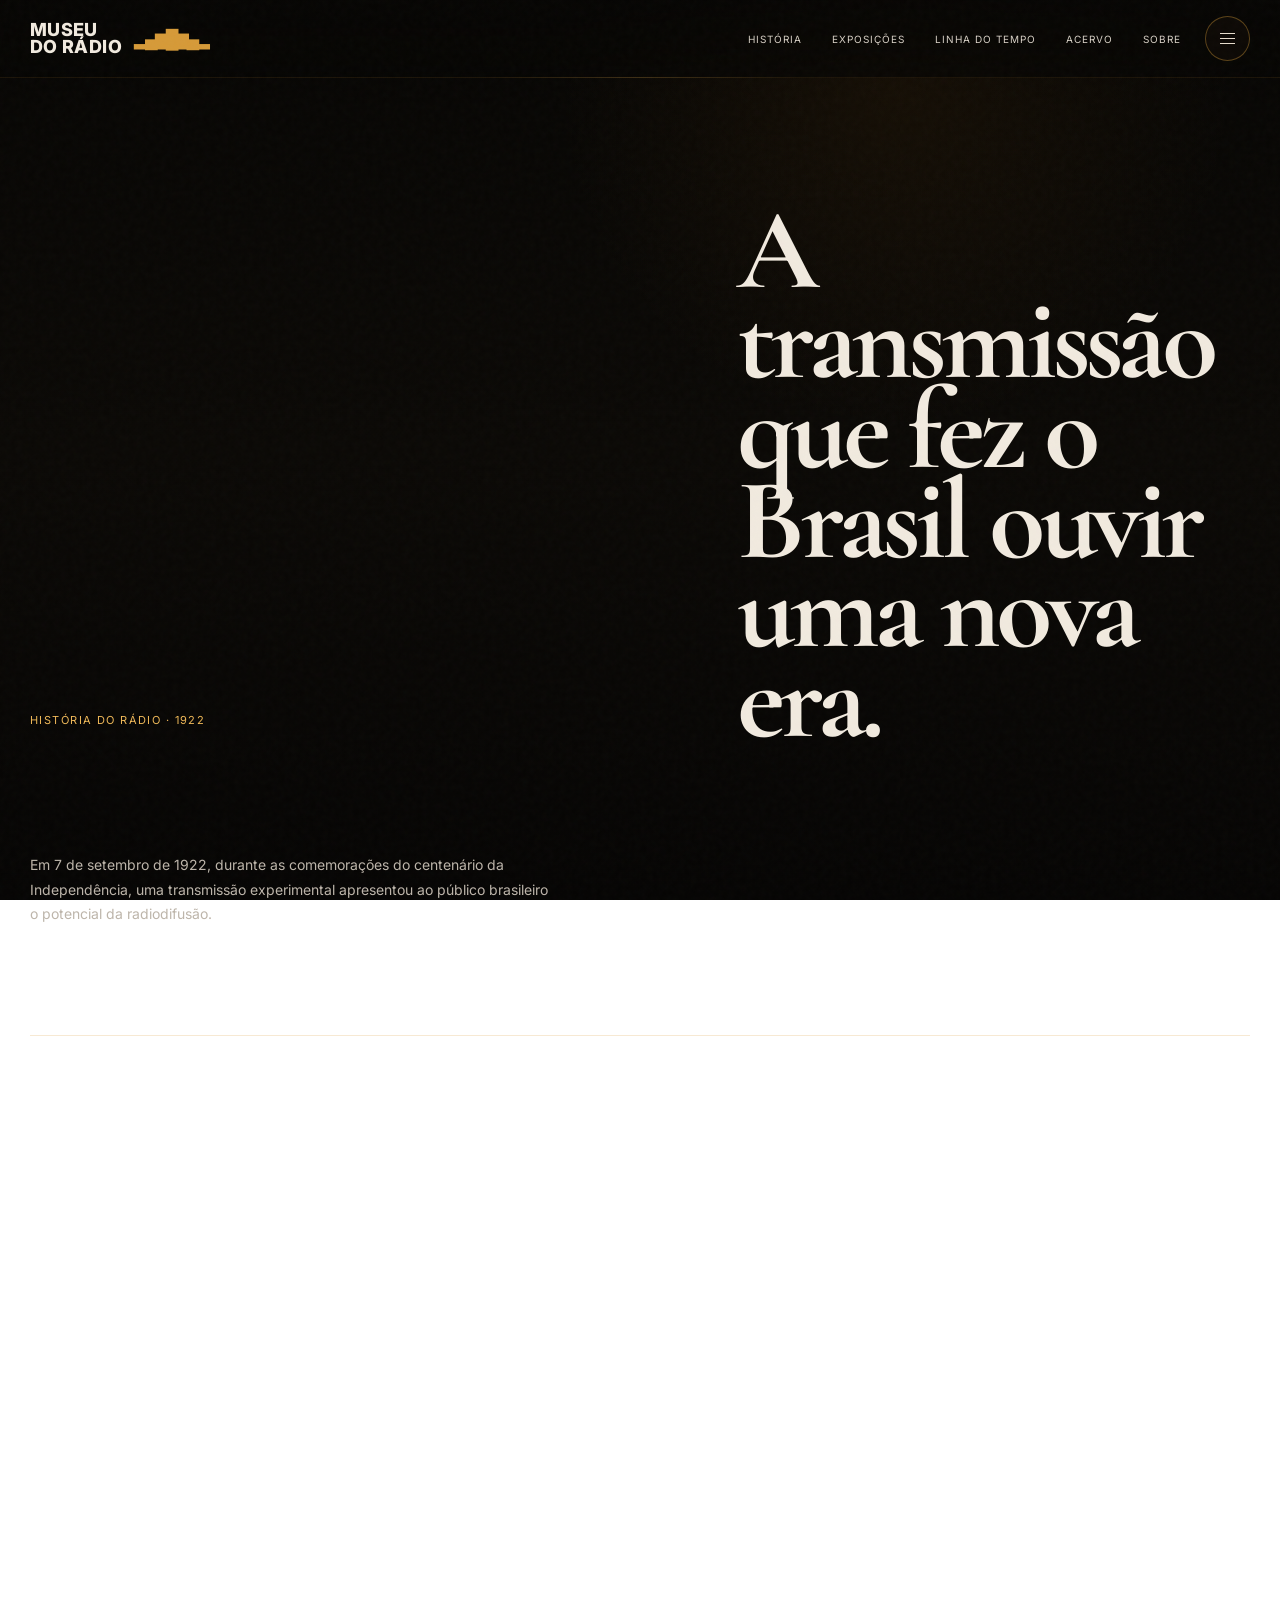
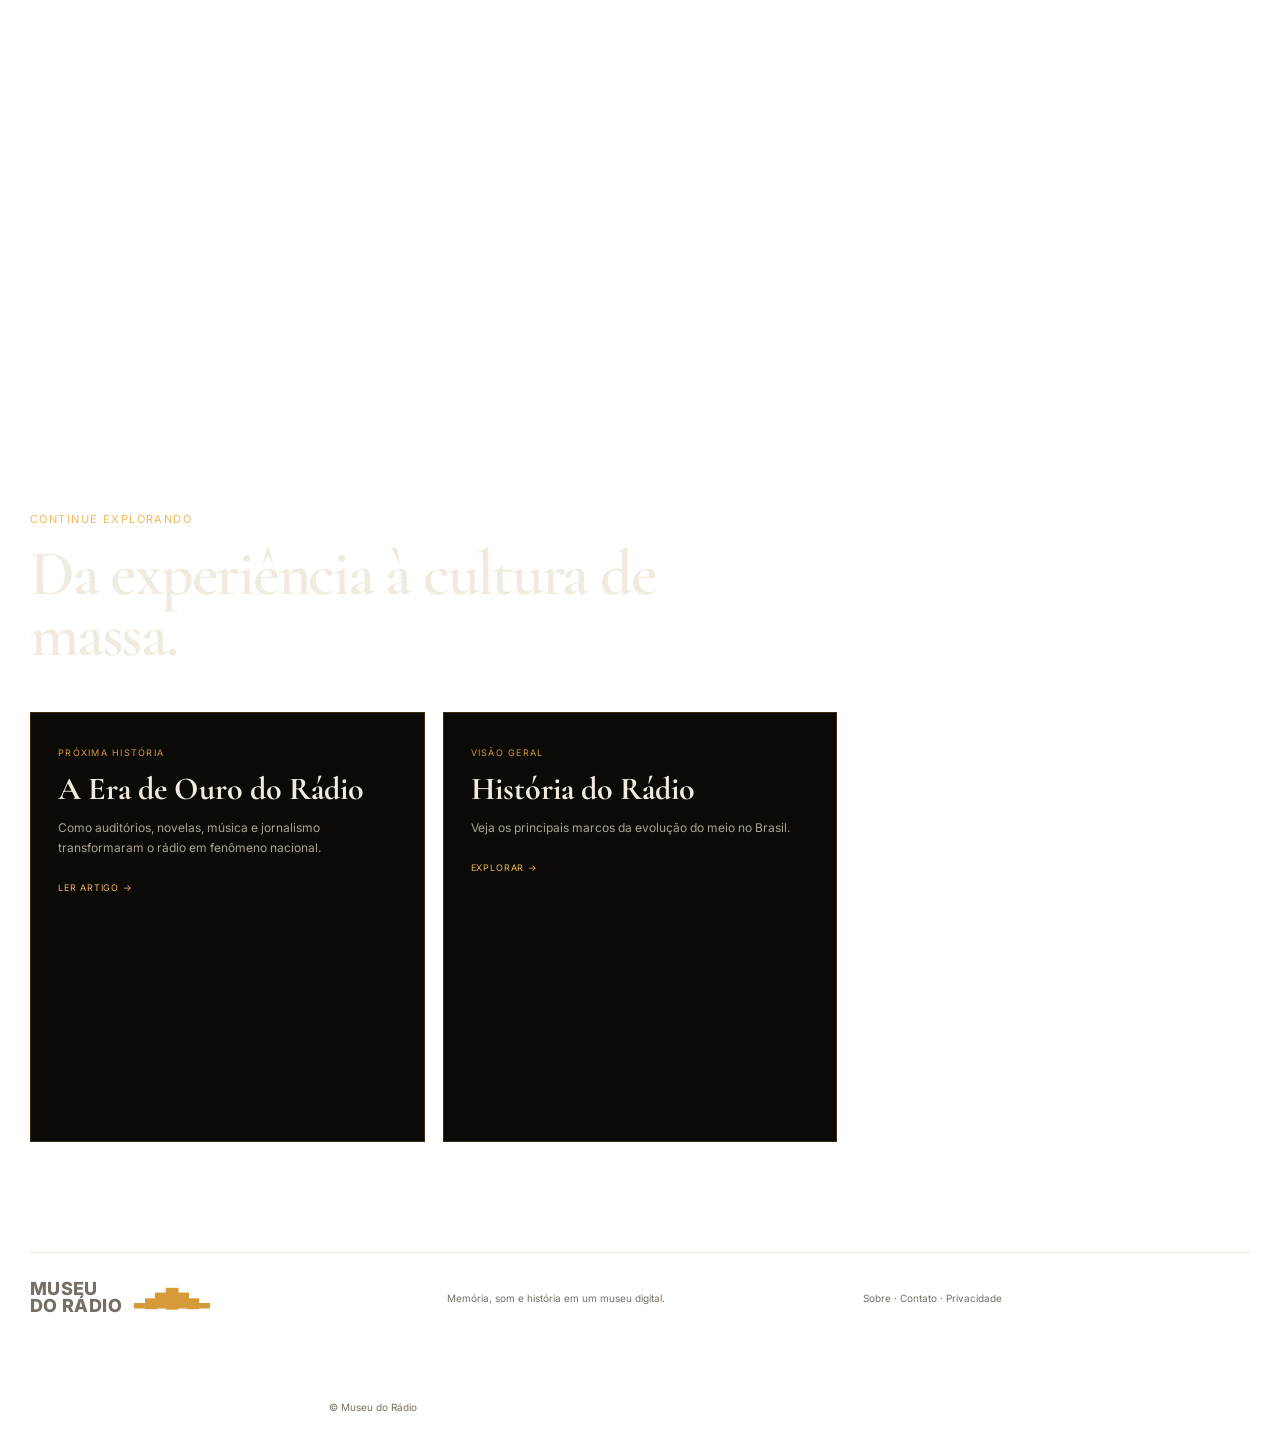
<file: artigos/primeira-transmissao-radio-brasil.html>
<!DOCTYPE html>
<html lang="pt-BR"><head><meta charset="UTF-8"><meta name="viewport" content="width=device-width,initial-scale=1.0"><meta name="description" content="Entenda o que aconteceu na transmissão radiofônica de 7 de setembro de 1922 e por que ela é considerada um marco da história do rádio no Brasil."><title>A primeira transmissão de rádio no Brasil em 1922 | Museu do Rádio</title><link rel="preconnect" href="https://fonts.googleapis.com"><link rel="preconnect" href="https://fonts.gstatic.com" crossorigin><link href="https://fonts.googleapis.com/css2?family=Cormorant+Garamond:wght@500;600;700&family=Inter:wght@400;500;600;700&display=swap" rel="stylesheet"><link rel="stylesheet" href="../styles.css"><link rel="stylesheet" href="../site.css"></head><body><div class="noise" aria-hidden="true"></div><header class="site-header"><a class="brand" href="../index.html"><span class="brand-title">MUSEU<br>DO RÁDIO</span><span class="brand-wave">▂▄▆█▆▄▂</span></a><nav class="desktop-nav"><a href="../historia.html">História</a><a href="../exposicoes.html">Exposições</a><a href="../linha-do-tempo.html">Linha do tempo</a><a href="../acervo.html">Acervo</a><a href="../sobre.html">Sobre</a></nav><button class="menu-toggle" type="button" aria-label="Abrir menu" aria-expanded="false" aria-controls="mobile-menu"><span></span><span></span><span></span></button><nav class="mobile-menu" id="mobile-menu"><a href="../historia.html">História</a><a href="../exposicoes.html">Exposições</a><a href="../linha-do-tempo.html">Linha do tempo</a><a href="../acervo.html">Acervo</a><a href="../sobre.html">Sobre</a></nav></header><main><article><section class="page-hero content-section"><p class="eyebrow">HISTÓRIA DO RÁDIO · 1922</p><h1>A transmissão que fez o Brasil ouvir uma nova era.</h1><p class="hero-text">Em 7 de setembro de 1922, durante as comemorações do centenário da Independência, uma transmissão experimental apresentou ao público brasileiro o potencial da radiodifusão.</p></section><section class="content-section editorial-grid"><div class="editorial-copy reveal"><p>O ano de 1922 costuma aparecer como um dos grandes pontos de partida da história da radiodifusão brasileira. Durante as comemorações do centenário da Independência, equipamentos de transmissão instalados no Rio de Janeiro permitiram que discursos e outros conteúdos fossem enviados pelo ar a receptores preparados para a demonstração.</p><h2>7 de setembro de 1922</h2><p>Entre os conteúdos associados à experiência estava um discurso do então presidente Epitácio Pessoa. Registros históricos citam recepção no Rio de Janeiro e em outras localidades, demonstrando que a voz já podia viajar sem depender de fios ligando diretamente emissor e ouvinte.</p><p>A experiência ainda estava longe do rádio como meio cotidiano. Os receptores eram raros, a tecnologia era cara e não existia uma grade regular de programação como a que se tornaria comum nas décadas seguintes. Mesmo assim, o episódio teve enorme força simbólica.</p><h2>Da demonstração à emissora</h2><p>No ano seguinte, 1923, foi criada a Rádio Sociedade do Rio de Janeiro, associada a nomes como Edgard Roquette-Pinto e Henrique Morize. A iniciativa defendia o uso educativo e cultural do rádio e é reconhecida como um marco da radiodifusão organizada no país.</p><h2>Por que esse momento importa?</h2><p>O rádio mudou a escala da comunicação. Uma mesma voz podia chegar a milhares de pessoas quase simultaneamente. Nas décadas seguintes, essa característica seria usada para música, jornalismo, publicidade, esporte, dramaturgia e comunicação política.</p><p>A transmissão de 1922 não representa sozinha o nascimento de todo o sistema radiofônico brasileiro, mas funciona como uma janela privilegiada para observar o momento em que uma tecnologia experimental começou a revelar seu potencial de comunicação de massa.</p></div><aside class="fact-panel reveal"><span class="eyebrow">EM POUCAS LINHAS</span><strong>1922</strong><p>Primeira transmissão oficial frequentemente citada na cronologia do rádio brasileiro.</p><strong>1923</strong><p>Criação da Rádio Sociedade do Rio de Janeiro.</p><strong>Legado</strong><p>O rádio passa gradualmente de experiência tecnológica a meio de comunicação presente no cotidiano.</p></aside></section><section class="content-section"><div class="section-heading"><p class="eyebrow">CONTINUE EXPLORANDO</p><h2>Da experiência à cultura de massa.</h2></div><div class="cards-grid"><article class="museum-card"><div class="card-content"><span>PRÓXIMA HISTÓRIA</span><h3>A Era de Ouro do Rádio</h3><p>Como auditórios, novelas, música e jornalismo transformaram o rádio em fenômeno nacional.</p><a href="era-de-ouro-do-radio.html">Ler artigo →</a></div></article><article class="museum-card"><div class="card-content"><span>VISÃO GERAL</span><h3>História do Rádio</h3><p>Veja os principais marcos da evolução do meio no Brasil.</p><a href="../historia.html">Explorar →</a></div></article></div></section></article></main><footer><a class="brand footer-brand" href="../index.html"><span class="brand-title">MUSEU<br>DO RÁDIO</span><span class="brand-wave">▂▄▆█▆▄▂</span></a><p>Memória, som e história em um museu digital.</p><div><a href="../sobre.html">Sobre</a> · <a href="../contato.html">Contato</a> · <a href="../privacidade.html">Privacidade</a></div><span>© <span id="year"></span> Museu do Rádio</span></footer><script src="../site.js"></script></body></html>
</file>
<file: styles.css>
:root {
  --bg: #080705;
  --bg-soft: #0f0d09;
  --panel: rgba(22, 18, 12, 0.78);
  --line: rgba(219, 157, 55, 0.22);
  --gold: #d69a38;
  --gold-bright: #f0b958;
  --cream: #f1eadf;
  --muted: #aaa295;
  --max: 1220px;
}

* { box-sizing: border-box; }
html { scroll-behavior: smooth; }
body {
  margin: 0;
  background:
    radial-gradient(circle at 70% 10%, rgba(181, 110, 19, 0.08), transparent 28%),
    linear-gradient(180deg, #070604 0%, #0b0906 50%, #060504 100%);
  color: var(--cream);
  font-family: 'Inter', sans-serif;
  overflow-x: hidden;
}
body::selection { background: var(--gold); color: #090705; }
a { color: inherit; text-decoration: none; }
button { font: inherit; }

.noise {
  position: fixed;
  inset: 0;
  pointer-events: none;
  z-index: 50;
  opacity: 0.032;
  background-image: url("data:image/svg+xml,%3Csvg viewBox='0 0 180 180' xmlns='http://www.w3.org/2000/svg'%3E%3Cfilter id='n'%3E%3CfeTurbulence type='fractalNoise' baseFrequency='.8' numOctaves='3' stitchTiles='stitch'/%3E%3C/filter%3E%3Crect width='100%25' height='100%25' filter='url(%23n)' opacity='.8'/%3E%3C/svg%3E");
}

.site-header {
  width: min(calc(100% - 40px), var(--max));
  margin: 0 auto;
  min-height: 94px;
  display: flex;
  align-items: center;
  justify-content: space-between;
  gap: 24px;
  position: relative;
  z-index: 20;
}
.brand { display: inline-flex; align-items: center; gap: 12px; }
.brand-title { font-weight: 800; font-size: 17px; line-height: .94; letter-spacing: .02em; }
.brand-wave { color: var(--gold); font-size: 18px; letter-spacing: -3px; }
.desktop-nav { display: flex; align-items: center; gap: 30px; margin-left: auto; }
.desktop-nav a { text-transform: uppercase; font-size: 10px; letter-spacing: .1em; color: #d8d1c6; transition: color .25s ease; }
.desktop-nav a:hover { color: var(--gold-bright); }
.menu-toggle {
  width: 45px; height: 45px; border-radius: 50%; border: 1px solid rgba(219,157,55,.38); background: rgba(20,15,9,.5); display: grid; place-content: center; gap: 4px; cursor: pointer; color: white;
}
.menu-toggle span { width: 15px; height: 1px; background: #e6dccd; display: block; transition: .25s ease; }
.mobile-menu { display: none; }

.hero {
  width: min(calc(100% - 40px), var(--max));
  margin: 0 auto;
  min-height: 650px;
  display: grid;
  grid-template-columns: .8fr 1.2fr;
  align-items: center;
  gap: 30px;
  border-bottom: 1px solid var(--line);
  padding: 20px 0 64px;
}
.hero-copy { position: relative; z-index: 3; }
.eyebrow { color: var(--gold-bright); font-size: 11px; letter-spacing: .13em; text-transform: uppercase; margin: 0 0 18px; }
.hero h1, .section-heading h2, .archive-panel h2, .about-copy h2 {
  font-family: 'Cormorant Garamond', serif;
  font-weight: 600;
  margin: 0;
  letter-spacing: -.035em;
}
.hero h1 { font-size: clamp(56px, 6vw, 92px); max-width: 650px; line-height: .88; }
.hero h1 span { color: var(--gold-bright); }
.hero-text { color: #bdb5aa; max-width: 520px; font-size: 14px; line-height: 1.75; margin: 28px 0; }
.hero-actions { display: flex; align-items: center; flex-wrap: wrap; gap: 18px; }
.primary-button {
  min-height: 48px; padding: 0 20px; border: 1px solid var(--gold); color: #f7ead4; display: inline-flex; align-items: center; gap: 30px; text-transform: uppercase; font-size: 10px; letter-spacing: .09em; transition: .25s ease;
}
.primary-button:hover { background: var(--gold); color: #090705; }
.audio-button { border: 0; background: transparent; color: #c9c0b5; display: flex; align-items: center; gap: 10px; cursor: pointer; text-transform: uppercase; font-size: 10px; letter-spacing: .07em; }
.play-icon { width: 35px; height: 35px; border: 1px solid rgba(230,190,120,.5); border-radius: 50%; display: grid; place-items: center; color: var(--gold); font-size: 10px; }

.hero-art { min-height: 535px; position: relative; display: grid; place-items: center; perspective: 900px; }
.wave-field { position: absolute; width: 100%; height: 50%; top: 11%; left: 0; display: flex; align-items: center; justify-content: center; gap: 4px; opacity: .95; mask-image: linear-gradient(90deg, transparent, #000 13%, #000 87%, transparent); }
.wave-bar { width: 3px; min-height: 4px; border-radius: 99px; background: linear-gradient(180deg, transparent, var(--gold-bright), #9b5b12, transparent); box-shadow: 0 0 10px rgba(240,185,88,.15); transform-origin: center; }
.radio-wrap { position: relative; z-index: 2; width: min(520px, 82%); transform-style: preserve-3d; transition: transform .2s ease-out; }
.radio-shadow { position: absolute; width: 115%; height: 36px; left: -7.5%; bottom: -30px; background: radial-gradient(ellipse, rgba(0,0,0,.85), transparent 70%); filter: blur(7px); }
.radio {
  aspect-ratio: 1.72 / 1;
  border-radius: 34px;
  padding: 15px;
  background: linear-gradient(145deg, #342211 0%, #0d0a07 25%, #241508 55%, #090705 85%);
  border: 1px solid #79501e;
  box-shadow: inset 0 0 25px rgba(255,190,75,.08), 0 35px 60px rgba(0,0,0,.65), 0 0 30px rgba(180,110,25,.08);
}
.radio-face {
  height: 100%; border-radius: 24px; border: 2px solid #3f2b16; background: linear-gradient(#120e09, #0a0806); padding: 20px 28px; display: grid; grid-template-columns: .75fr 1.45fr; grid-template-rows: 1fr auto; gap: 15px 22px;
}
.speaker-grid {
  grid-row: 1 / 3;
  border-radius: 14px;
  border: 1px solid #62411c;
  background-color: #171008;
  background-image: radial-gradient(circle, #a46a1f 1px, transparent 1.3px);
  background-size: 7px 7px;
  box-shadow: inset 0 0 20px #000;
}
.dial-panel { align-self: center; padding: 14px; border: 1px solid #704918; background: #171007; box-shadow: inset 0 0 16px rgba(236,171,66,.08); }
.frequency-line { height: 22px; border-bottom: 1px solid #8b5c23; display: flex; justify-content: space-around; align-items: end; }
.frequency-line span { height: 12px; width: 1px; background: #c88c36; }
.station-text { color: #c79246; font-size: 7px; letter-spacing: .12em; margin-top: 8px; text-align: center; white-space: nowrap; }
.controls { display: flex; align-items: center; justify-content: space-between; gap: 14px; }
.knob { width: 44px; height: 44px; border-radius: 50%; border: 2px solid #8e5b20; background: radial-gradient(circle at 35% 35%, #dc9c42, #6f4318 35%, #1d1209 68%); box-shadow: inset 0 0 5px #000, 0 2px 5px #000; }
.buttons { display: flex; align-items: end; gap: 5px; flex: 1; justify-content: center; }
.buttons i { display: block; width: 19px; height: 28px; border-radius: 2px 2px 5px 5px; background: linear-gradient(90deg, #8f6e3b, #e1b76d, #856234); box-shadow: inset 0 -7px 4px rgba(0,0,0,.35); }
.scroll-hint { position: absolute; bottom: 0; margin: 0; color: #82796e; text-transform: uppercase; font-size: 9px; letter-spacing: .16em; display: flex; flex-direction: column; gap: 3px; align-items: center; }
.scroll-hint span { font-size: 20px; color: var(--gold); animation: bob 1.6s ease-in-out infinite; }

.content-section { width: min(calc(100% - 40px), var(--max)); margin: 0 auto; padding: 110px 0; }
.section-heading { max-width: 650px; margin-bottom: 46px; }
.section-heading h2, .archive-panel h2, .about-copy h2 { font-size: clamp(42px, 5vw, 70px); line-height: .95; }
.section-heading > p:last-child { color: var(--muted); max-width: 590px; line-height: 1.7; font-size: 14px; }

.timeline-section { border-bottom: 1px solid var(--line); }
.timeline { display: grid; grid-template-columns: repeat(9, 1fr); position: relative; margin: 70px 0 45px; }
.timeline-track { position: absolute; height: 1px; background: linear-gradient(90deg, transparent, #745022 7%, #745022 93%, transparent); left: 0; right: 0; top: 50%; }
.timeline-year { position: relative; z-index: 2; justify-self: center; width: 58px; height: 58px; border-radius: 50%; background: #0b0906; border: 1px solid transparent; color: #9f978b; cursor: pointer; transition: .25s ease; font-size: 10px; }
.timeline-year::after { content: ''; position: absolute; width: 6px; height: 6px; background: #b98131; border-radius: 50%; top: 50%; left: 50%; transform: translate(-50%,-50%); transition: .25s ease; }
.timeline-year span { position: absolute; top: -23px; left: 50%; transform: translateX(-50%); }
.timeline-year:hover, .timeline-year.active { border-color: var(--gold); color: var(--gold-bright); box-shadow: 0 0 35px rgba(214,154,56,.12); }
.timeline-year.active::after { width: 13px; height: 13px; background: var(--gold-bright); box-shadow: 0 0 18px var(--gold); }
.timeline-card { display: grid; grid-template-columns: .8fr 1.2fr; gap: 50px; padding: 34px; border: 1px solid var(--line); background: linear-gradient(120deg, rgba(44,29,12,.45), rgba(12,10,7,.65)); }
.timeline-big-year { display: block; font-family: 'Cormorant Garamond', serif; color: var(--gold-bright); font-size: 64px; line-height: 1; }
.timeline-card h3 { font-family: 'Cormorant Garamond', serif; font-size: 30px; margin: 8px 0 0; }
.timeline-card p { color: var(--muted); line-height: 1.8; margin: 0; align-self: center; }

.cards-grid { display: grid; grid-template-columns: repeat(3, 1fr); gap: 18px; }
.museum-card { min-height: 430px; border: 1px solid var(--line); background: #0c0a07; overflow: hidden; position: relative; transition: transform .3s ease, border-color .3s ease; }
.museum-card:hover { transform: translateY(-7px); border-color: rgba(219,157,55,.55); }
.card-visual { height: 210px; border-bottom: 1px solid var(--line); position: relative; overflow: hidden; background: radial-gradient(circle at 50% 60%, #2c1d0c, #080705 70%); }
.card-content { padding: 27px; }
.card-content > span { color: var(--gold); font-size: 9px; letter-spacing: .14em; }
.card-content h3 { font-family: 'Cormorant Garamond', serif; font-size: 32px; line-height: .95; margin: 14px 0; }
.card-content p { color: var(--muted); font-size: 12px; line-height: 1.65; }
.card-content a { color: var(--gold-bright); text-transform: uppercase; font-size: 9px; letter-spacing: .09em; display: inline-block; margin-top: 12px; }
.mic { position: absolute; width: 65px; height: 115px; border: 5px solid #a87735; border-radius: 33px; top: 42px; left: 50%; transform: translateX(-50%); background: repeating-linear-gradient(0deg,#1a120a 0 5px,#a87735 6px 7px); box-shadow: 0 0 35px rgba(214,154,56,.15); }
.mic::after { content: ''; position: absolute; width: 5px; height: 62px; background: #8f6329; left: 50%; top: 104px; transform: translateX(-50%); box-shadow: -25px 54px 0 0 transparent; }
.sound-lines { position: absolute; left: 50%; top: 50%; width: 240px; height: 80px; border-top: 1px solid rgba(219,157,55,.2); border-bottom: 1px solid rgba(219,157,55,.2); transform: translate(-50%,-50%); }
.frequency-ring { width: 130px; height: 130px; border: 1px solid #7842bb; border-radius: 50%; position: absolute; top: 40px; left: 50%; transform: translateX(-50%); box-shadow: 0 0 0 15px rgba(81,50,179,.08), 0 0 50px rgba(119,69,234,.22); }
.frequency-ring::before, .frequency-ring::after { content: ''; position: absolute; border-radius: 50%; inset: 24px; border: 1px solid #2d65c9; }
.frequency-ring::after { inset: 45px; border-color: #c14d60; }
.memory-visual { display: flex; align-items: center; justify-content: center; gap: 8px; }
.memory-visual span { border: 1px solid rgba(219,157,55,.35); padding: 36px 12px; font-family: 'Cormorant Garamond', serif; font-size: 25px; color: #cdb585; transform: rotate(-3deg); }
.memory-visual span:nth-child(2) { transform: translateY(-12px) rotate(2deg); }
.memory-visual span:nth-child(3) { transform: rotate(5deg); }

.archive-story { display: grid; grid-template-columns: 1fr 1fr; gap: 18px; }
.archive-panel, .story-panel { border: 1px solid var(--line); padding: 48px; min-height: 410px; background: linear-gradient(135deg, rgba(44,29,12,.42), rgba(10,8,6,.82)); }
.archive-panel > p:not(.eyebrow) { color: var(--muted); line-height: 1.7; font-size: 13px; }
.archive-stats { display: flex; gap: 36px; margin-top: 45px; flex-wrap: wrap; }
.archive-stats div { display: flex; flex-direction: column; }
.archive-stats strong { font-family: 'Cormorant Garamond', serif; color: var(--gold-bright); font-size: 32px; }
.archive-stats span { color: #81796e; text-transform: uppercase; font-size: 8px; letter-spacing: .12em; }
.story-panel blockquote { font-family: 'Cormorant Garamond', serif; font-size: clamp(31px, 3.5vw, 50px); line-height: .98; margin: 36px 0; color: #e8dfd3; }
.story-player { display: grid; grid-template-columns: 48px 1fr auto; align-items: center; gap: 15px; }
.story-player button { width: 48px; height: 48px; border-radius: 50%; border: 1px solid var(--gold); background: transparent; color: var(--gold); cursor: pointer; }
.story-wave { height: 42px; display: flex; gap: 4px; align-items: center; }
.story-wave i { width: 3px; height: 8px; background: #8c6328; border-radius: 5px; transition: height .2s ease; }
.story-wave.playing i { animation: storyWave .75s ease-in-out infinite alternate; }
.story-wave i:nth-child(3n) { animation-delay: -.2s; }
.story-wave i:nth-child(4n) { animation-delay: -.4s; }
.story-player span { color: #8f877d; font-size: 10px; }

.about { border-top: 1px solid var(--line); display: grid; grid-template-columns: .65fr 1.35fr; gap: 60px; align-items: center; }
.about-number { font-family: 'Cormorant Garamond', serif; color: var(--gold); font-size: clamp(95px, 15vw, 210px); line-height: .75; opacity: .82; }
.about-copy p:last-child { color: var(--muted); line-height: 1.8; max-width: 630px; }

footer { width: min(calc(100% - 40px), var(--max)); margin: 0 auto; min-height: 190px; border-top: 1px solid var(--line); display: grid; grid-template-columns: 1fr 1fr 1fr; align-items: center; gap: 30px; color: #776f65; font-size: 10px; }
footer > span { text-align: right; }

.reveal { opacity: 0; transform: translateY(24px); transition: opacity .75s ease, transform .75s ease; }
.reveal.visible { opacity: 1; transform: translateY(0); }

@keyframes bob { 50% { transform: translateY(6px); } }
@keyframes storyWave { from { height: 7px; } to { height: 35px; background: var(--gold-bright); } }

@media (max-width: 980px) {
  .desktop-nav { display: none; }
  .mobile-menu { position: absolute; right: 0; top: 80px; width: min(330px, calc(100vw - 40px)); border: 1px solid var(--line); background: rgba(10,8,5,.97); backdrop-filter: blur(20px); padding: 20px; flex-direction: column; gap: 0; }
  .mobile-menu.open { display: flex; }
  .mobile-menu a { padding: 15px 7px; border-bottom: 1px solid rgba(219,157,55,.12); text-transform: uppercase; font-size: 10px; letter-spacing: .1em; }
  .hero { grid-template-columns: 1fr; padding-top: 50px; }
  .hero-copy { text-align: center; }
  .hero h1, .hero-text { margin-left: auto; margin-right: auto; }
  .hero-actions { justify-content: center; }
  .hero-art { min-height: 480px; }
  .timeline { overflow-x: auto; grid-template-columns: repeat(9, 100px); padding-top: 15px; scrollbar-width: thin; }
  .timeline-track { width: 900px; }
  .timeline-card, .archive-story, .about { grid-template-columns: 1fr; }
  .cards-grid { grid-template-columns: 1fr 1fr; }
  footer { grid-template-columns: 1fr; text-align: center; padding: 50px 0; }
  footer .brand { justify-content: center; }
  footer > span { text-align: center; }
}

@media (max-width: 640px) {
  .site-header, .hero, .content-section, footer { width: min(calc(100% - 28px), var(--max)); }
  .site-header { min-height: 76px; }
  .hero { min-height: auto; padding: 34px 0 50px; }
  .hero h1 { font-size: clamp(52px, 17vw, 72px); }
  .hero-text { font-size: 13px; }
  .primary-button { width: 100%; justify-content: space-between; }
  .hero-actions { flex-direction: column; }
  .hero-art { min-height: 400px; }
  .wave-field { height: 48%; top: 10%; gap: 3px; }
  .radio-wrap { width: 92%; }
  .radio { border-radius: 23px; padding: 9px; }
  .radio-face { border-radius: 17px; padding: 13px; gap: 10px; grid-template-columns: .7fr 1.3fr; }
  .knob { width: 33px; height: 33px; }
  .buttons i { width: 13px; height: 21px; }
  .station-text { font-size: 5px; }
  .content-section { padding: 75px 0; }
  .section-heading h2, .archive-panel h2, .about-copy h2 { font-size: 48px; }
  .timeline-card { grid-template-columns: 1fr; gap: 20px; padding: 24px; }
  .cards-grid { grid-template-columns: 1fr; }
  .museum-card { min-height: 390px; }
  .archive-panel, .story-panel { padding: 28px; min-height: auto; }
  .archive-stats { gap: 22px; }
  .about-number { font-size: 120px; }
}

@media (prefers-reduced-motion: reduce) {
  html { scroll-behavior: auto; }
  *, *::before, *::after { animation-duration: .001ms !important; animation-iteration-count: 1 !important; transition-duration: .001ms !important; }
  .reveal { opacity: 1; transform: none; }
}
</file>
<file: site.css>
:root {
  --red: #8f2f22;
  --ink: #080705;
  --paper: #efe5d3;
  --violet: #7756d8;
}

/* Shared navigation and richer museum shell */
body { background-attachment: fixed; }
.site-header {
  position: sticky;
  top: 0;
  width: 100%;
  padding: 0 max(20px, calc((100% - var(--max)) / 2));
  background: linear-gradient(180deg, rgba(7,6,4,.94), rgba(7,6,4,.72));
  backdrop-filter: blur(18px);
  border-bottom: 1px solid rgba(219,157,55,.1);
  min-height: 78px;
}
.site-header::after {
  content: '';
  position: absolute;
  left: 0; right: 0; bottom: -1px;
  height: 1px;
  background: linear-gradient(90deg, transparent, rgba(240,185,88,.45), transparent);
  transform: scaleX(.25);
  opacity: .35;
  transition: .4s ease;
}
.site-header.scrolled::after { transform: scaleX(1); opacity: .8; }
.desktop-nav a[aria-current="page"] { color: var(--gold-bright); }
.brand-title { font-size: 18px; }

.museum-kicker {
  display: inline-flex;
  align-items: center;
  gap: 10px;
  color: var(--gold-bright);
  font-size: 10px;
  letter-spacing: .15em;
  text-transform: uppercase;
}
.museum-kicker::before { content: ''; width: 32px; height: 1px; background: currentColor; }

/* Home enhancements */
.hero { min-height: calc(100vh - 78px); max-height: 920px; }
.hero-copy::before {
  content: 'AM  ·  FM  ·  ONDAS CURTAS';
  position: absolute;
  left: -56px;
  top: 50%;
  transform: translate(-100%, -50%) rotate(-90deg);
  color: rgba(240,185,88,.28);
  font-size: 9px;
  letter-spacing: .25em;
  white-space: nowrap;
}
.hero-art::after {
  content: '540   620   800   1000   1200   1400   1600 kHz';
  position: absolute;
  bottom: 24px;
  width: 84%;
  padding-top: 12px;
  border-top: 1px solid rgba(240,185,88,.23);
  color: rgba(240,185,88,.48);
  text-align: center;
  font-size: 8px;
  letter-spacing: .15em;
}
.tuning-dot {
  position: fixed;
  width: 10px;
  height: 10px;
  border: 1px solid rgba(240,185,88,.65);
  border-radius: 50%;
  pointer-events: none;
  z-index: 60;
  transform: translate(-50%,-50%);
  transition: width .18s ease,height .18s ease,background .18s ease;
  mix-blend-mode: screen;
}
.tuning-dot.active { width: 26px; height: 26px; background: rgba(240,185,88,.08); }

.home-marquee {
  overflow: hidden;
  border-top: 1px solid var(--line);
  border-bottom: 1px solid var(--line);
  background: #090704;
}
.home-marquee-track {
  width: max-content;
  display: flex;
  gap: 42px;
  padding: 17px 0;
  color: #c4b7a4;
  text-transform: uppercase;
  font-size: 9px;
  letter-spacing: .16em;
  animation: marquee 24s linear infinite;
}
.home-marquee-track span::after { content: '✦'; color: var(--gold); margin-left: 42px; }
@keyframes marquee { to { transform: translateX(-50%); } }

.portal-grid { display: grid; grid-template-columns: 1.15fr .85fr; gap: 18px; }
.portal-feature, .portal-list {
  border: 1px solid var(--line);
  background: linear-gradient(145deg, rgba(27,20,11,.82), rgba(8,7,5,.9));
}
.portal-feature { min-height: 520px; padding: 42px; position: relative; overflow: hidden; display: flex; flex-direction: column; justify-content: end; }
.portal-feature::before {
  content: '';
  position: absolute;
  width: 430px; height: 430px;
  border: 1px solid rgba(240,185,88,.18);
  border-radius: 50%;
  top: -160px; right: -90px;
  box-shadow: 0 0 0 42px rgba(240,185,88,.025), 0 0 0 84px rgba(240,185,88,.018);
}
.portal-feature .giant-year {
  position: absolute; right: 26px; top: 6px;
  font-family: 'Cormorant Garamond', serif;
  font-size: clamp(120px, 15vw, 210px);
  color: rgba(240,185,88,.055);
  line-height: 1;
}
.portal-feature h3 { position: relative; font-family: 'Cormorant Garamond',serif; font-size: clamp(44px,5vw,68px); line-height: .93; margin: 14px 0; max-width: 620px; }
.portal-feature p { position: relative; max-width: 610px; color: var(--muted); line-height: 1.7; }
.text-link { display: inline-flex; gap: 12px; align-items: center; color: var(--gold-bright); text-transform: uppercase; letter-spacing: .12em; font-size: 9px; margin-top: 20px; }
.portal-list { padding: 10px 30px; }
.portal-list a { display: grid; grid-template-columns: 54px 1fr auto; gap: 18px; padding: 26px 0; align-items: center; border-bottom: 1px solid var(--line); transition: transform .25s ease; }
.portal-list a:last-child { border-bottom: 0; }
.portal-list a:hover { transform: translateX(7px); }
.portal-list strong { color: var(--gold); font-family: 'Cormorant Garamond',serif; font-size: 30px; }
.portal-list h3 { margin: 0 0 5px; font-family: 'Cormorant Garamond',serif; font-size: 26px; }
.portal-list p { margin: 0; color: var(--muted); font-size: 11px; line-height: 1.5; }
.portal-list b { font-weight: 400; color: var(--gold-bright); }

.theme-grid { display: grid; grid-template-columns: repeat(4, 1fr); border: 1px solid var(--line); }
.theme-card { min-height: 270px; padding: 28px; border-right: 1px solid var(--line); position: relative; overflow: hidden; transition: background .3s ease; }
.theme-card:last-child { border-right: 0; }
.theme-card:hover { background: rgba(240,185,88,.045); }
.theme-card .theme-icon { font-family: 'Cormorant Garamond',serif; font-size: 64px; line-height: 1; color: rgba(240,185,88,.35); }
.theme-card h3 { font-family: 'Cormorant Garamond',serif; font-size: 30px; line-height: 1; margin: 44px 0 10px; }
.theme-card p { color: var(--muted); font-size: 11px; line-height: 1.6; }

.fact-strip { display: grid; grid-template-columns: repeat(3,1fr); gap: 1px; background: var(--line); border: 1px solid var(--line); }
.fact { background: #0b0906; padding: 34px; }
.fact strong { display: block; color: var(--gold-bright); font-family: 'Cormorant Garamond',serif; font-size: 52px; line-height: 1; }
.fact span { display: block; margin-top: 10px; color: #b2a99d; font-size: 11px; line-height: 1.55; }

/* Internal pages */
.page-hero {
  width: min(calc(100% - 40px), var(--max));
  margin: 0 auto;
  padding: 110px 0 80px;
  display: grid;
  grid-template-columns: 1.1fr .9fr;
  gap: 80px;
  align-items: end;
  border-bottom: 1px solid var(--line);
}
.page-hero h1 { font-family: 'Cormorant Garamond',serif; font-size: clamp(64px,9vw,126px); line-height: .78; margin: 18px 0 0; letter-spacing: -.045em; }
.page-hero h1 em { color: var(--gold-bright); font-style: normal; }
.page-hero-intro { color: #b7aea2; font-size: 15px; line-height: 1.8; max-width: 540px; }
.page-index { margin-top: 26px; display: flex; flex-wrap: wrap; gap: 8px; }
.page-index a { padding: 9px 12px; border: 1px solid var(--line); color: #bdb3a5; font-size: 9px; letter-spacing: .09em; text-transform: uppercase; }

.story-layout { display: grid; grid-template-columns: .72fr 1.28fr; gap: 90px; }
.story-sticky { position: sticky; top: 120px; align-self: start; }
.story-sticky .chapter { font-family: 'Cormorant Garamond',serif; font-size: 88px; color: rgba(240,185,88,.18); line-height: 1; }
.story-sticky h2 { font-family: 'Cormorant Garamond',serif; font-size: 45px; line-height: .95; margin: 10px 0; }
.story-copy section { padding: 0 0 90px; }
.story-copy h3 { font-family: 'Cormorant Garamond',serif; font-size: 45px; line-height: 1; margin: 0 0 20px; }
.story-copy p { color: #b9b0a4; line-height: 1.9; font-size: 14px; }
.editorial-quote { margin: 42px 0; padding: 30px 0 30px 30px; border-left: 2px solid var(--gold); font-family: 'Cormorant Garamond',serif; font-size: 31px; line-height: 1.15; color: #eadfce; }

.decade-wall { display: grid; grid-template-columns: repeat(2, 1fr); gap: 16px; }
.decade-card { border: 1px solid var(--line); padding: 36px; min-height: 300px; position: relative; overflow: hidden; background: rgba(12,10,7,.74); }
.decade-card::after { content: attr(data-year); position: absolute; bottom: -26px; right: -8px; font-family: 'Cormorant Garamond',serif; font-size: 120px; color: rgba(240,185,88,.04); }
.decade-card span { color: var(--gold-bright); font-size: 11px; letter-spacing: .12em; }
.decade-card h3 { font-family: 'Cormorant Garamond',serif; font-size: 38px; line-height: .95; margin: 26px 0 14px; max-width: 440px; }
.decade-card p { color: var(--muted); font-size: 12px; line-height: 1.7; max-width: 470px; }

.exhibition-grid { display: grid; gap: 18px; }
.exhibition-row { border: 1px solid var(--line); min-height: 370px; display: grid; grid-template-columns: .95fr 1.05fr; overflow: hidden; background: rgba(10,8,6,.75); }
.exhibition-row:nth-child(even) .exhibition-art { order: 2; }
.exhibition-art { position: relative; min-height: 330px; background: radial-gradient(circle at center, #30200f 0, #0b0906 60%, #070604 100%); display: grid; place-items: center; overflow: hidden; }
.exhibition-art .big-symbol { font-family: 'Cormorant Garamond',serif; font-size: 170px; color: rgba(240,185,88,.24); line-height: .7; }
.exhibition-art::after { content: ''; position: absolute; width: 65%; aspect-ratio: 1; border-radius: 50%; border: 1px solid rgba(240,185,88,.18); box-shadow: 0 0 0 22px rgba(240,185,88,.025),0 0 0 44px rgba(240,185,88,.018); }
.exhibition-copy { padding: 46px; display: flex; flex-direction: column; justify-content: center; }
.exhibition-copy h2 { font-family: 'Cormorant Garamond',serif; font-size: 48px; line-height: .92; margin: 15px 0; }
.exhibition-copy p { color: var(--muted); font-size: 13px; line-height: 1.75; }

.archive-toolbar { display: flex; flex-wrap: wrap; gap: 9px; margin-bottom: 32px; }
.archive-filter { border: 1px solid var(--line); background: transparent; color: #c6bdaf; padding: 11px 16px; cursor: pointer; text-transform: uppercase; letter-spacing: .09em; font-size: 9px; }
.archive-filter.active { background: var(--gold); color: #0b0805; border-color: var(--gold); }
.collection-grid { display: grid; grid-template-columns: repeat(3,1fr); gap: 15px; }
.collection-item { border: 1px solid var(--line); background: #0b0906; min-height: 350px; overflow: hidden; }
.collection-visual { height: 210px; display: grid; place-items: center; background: radial-gradient(circle at center,#2a1d0f,#090705 70%); border-bottom: 1px solid var(--line); }
.collection-object { width: 120px; height: 76px; border-radius: 14px; border: 2px solid #79501e; box-shadow: inset 0 0 25px #000,0 18px 30px #000; background: repeating-linear-gradient(90deg,#171009 0 5px,#2c1b0d 6px 8px); position: relative; }
.collection-object::after { content: ''; position: absolute; left: 16px; right: 16px; bottom: 14px; height: 7px; border-top: 1px solid #bd8533; border-bottom: 1px solid #6f481d; }
.collection-item[data-kind="audio"] .collection-object { width: 80px; height: 80px; border-radius: 50%; background: radial-gradient(circle,#c4923e 0 3px,#080705 4px 20px,#8f672e 21px 22px,#0b0906 23px); }
.collection-item[data-kind="documento"] .collection-object { width: 80px; height: 110px; border-radius: 2px; background: #c6aa79; transform: rotate(-4deg); opacity: .7; }
.collection-meta { padding: 22px; }
.collection-meta small { color: var(--gold); text-transform: uppercase; letter-spacing: .12em; }
.collection-meta h3 { font-family: 'Cormorant Garamond',serif; font-size: 27px; margin: 10px 0 6px; }
.collection-meta p { color: var(--muted); margin: 0; font-size: 11px; line-height: 1.6; }

.source-note { margin-top: 60px; padding: 22px 0; border-top: 1px solid var(--line); color: #81796e; font-size: 10px; line-height: 1.7; }
.source-note a { color: #a98b5d; text-decoration: underline; text-underline-offset: 3px; }

/* Mobile */
@media (max-width: 980px) {
  .hero-copy::before, .tuning-dot { display: none; }
  .portal-grid, .page-hero, .story-layout { grid-template-columns: 1fr; gap: 40px; }
  .theme-grid { grid-template-columns: repeat(2,1fr); }
  .theme-card:nth-child(2) { border-right: 0; }
  .theme-card:nth-child(-n+2) { border-bottom: 1px solid var(--line); }
  .story-sticky { position: static; }
  .collection-grid { grid-template-columns: repeat(2,1fr); }
  .exhibition-row { grid-template-columns: 1fr; }
  .exhibition-row:nth-child(even) .exhibition-art { order: initial; }
}

@media (max-width: 700px) {
  .site-header { padding: 0 18px; }
  .hero { min-height: auto; max-height: none; }
  .hero-art::after { display:none; }
  .home-marquee-track { animation-duration: 16s; }
  .portal-feature { min-height: 440px; padding: 28px; }
  .portal-list { padding: 6px 20px; }
  .portal-list a { grid-template-columns: 44px 1fr; }
  .portal-list b { display:none; }
  .theme-grid, .fact-strip, .decade-wall, .collection-grid { grid-template-columns: 1fr; }
  .theme-card { border-right: 0; border-bottom: 1px solid var(--line); min-height: 220px; }
  .theme-card:last-child { border-bottom: 0; }
  .page-hero { padding: 72px 0 54px; }
  .page-hero h1 { font-size: clamp(60px,20vw,92px); }
  .story-copy h3 { font-size: 38px; }
  .editorial-quote { font-size: 26px; }
  .exhibition-copy { padding: 30px; }
  .exhibition-copy h2 { font-size: 40px; }
}

@media (prefers-reduced-motion: reduce) {
  .home-marquee-track { animation: none; }
}
</file>
